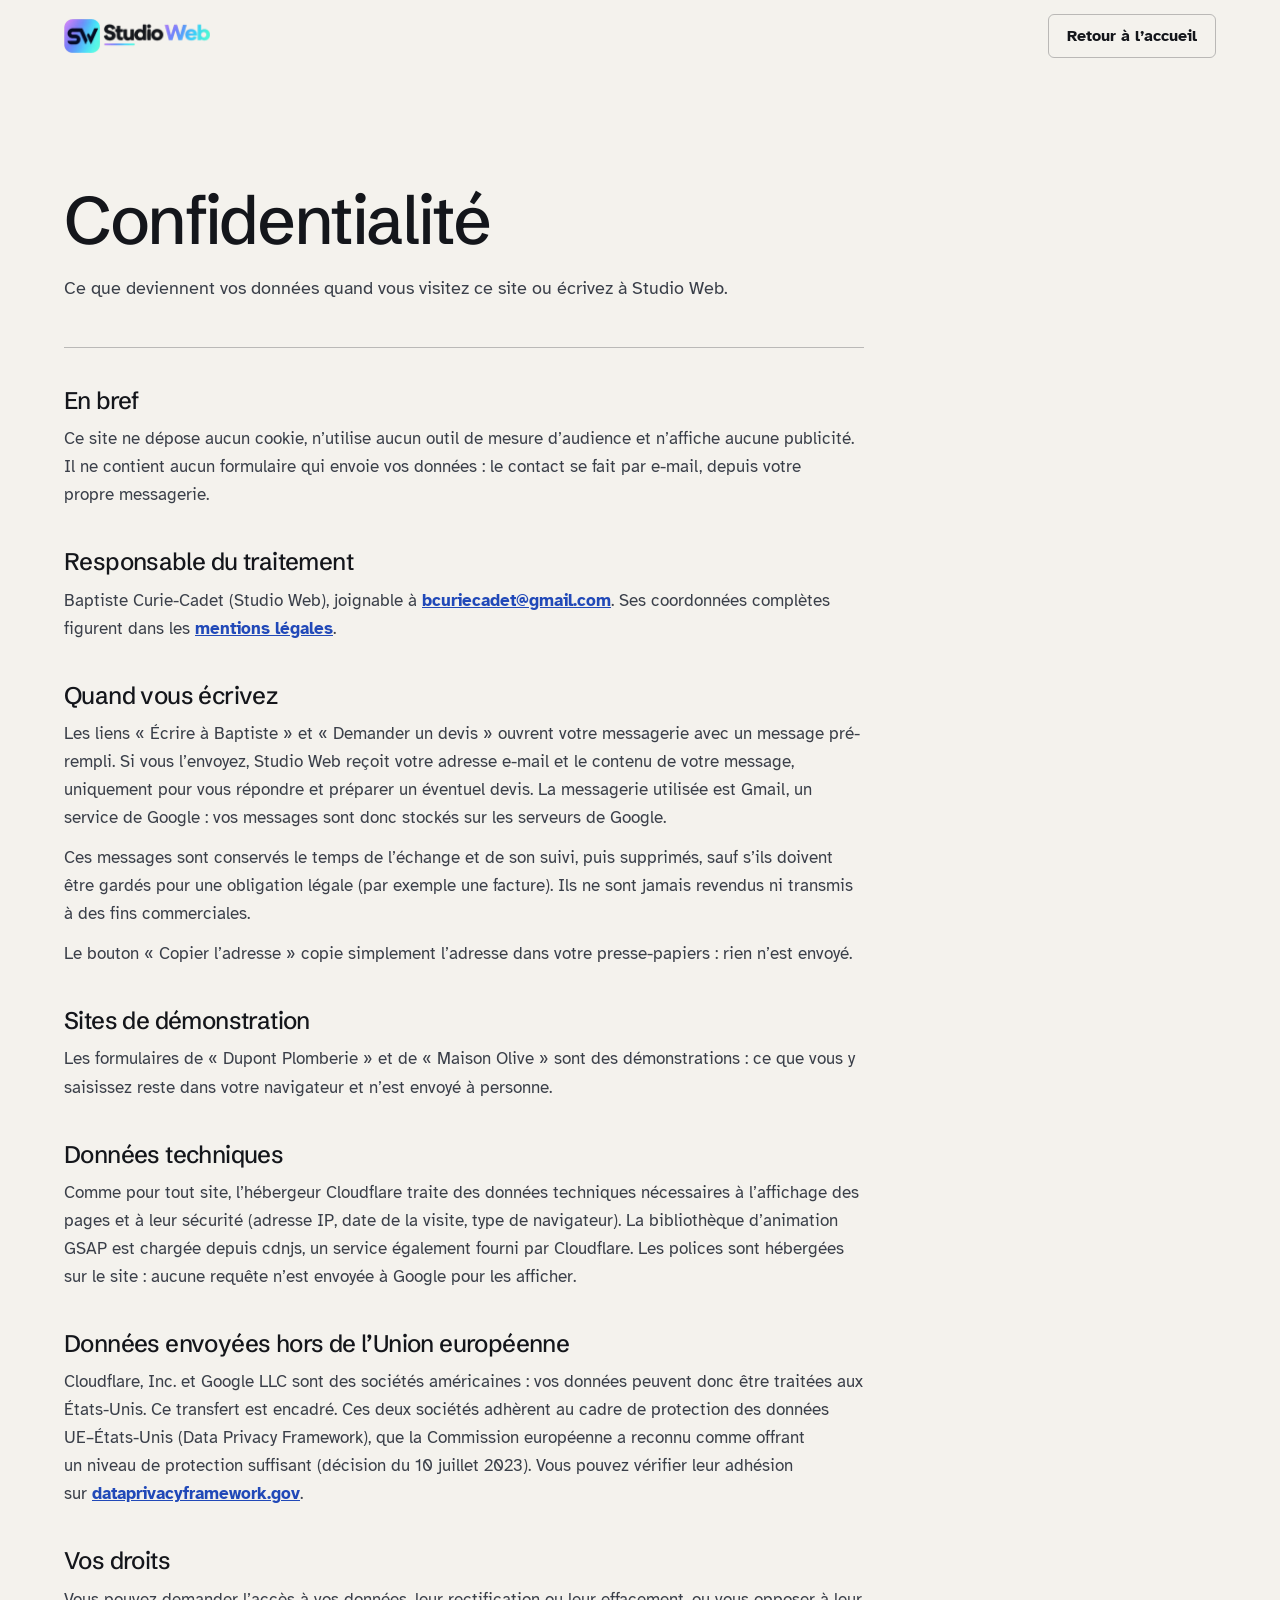
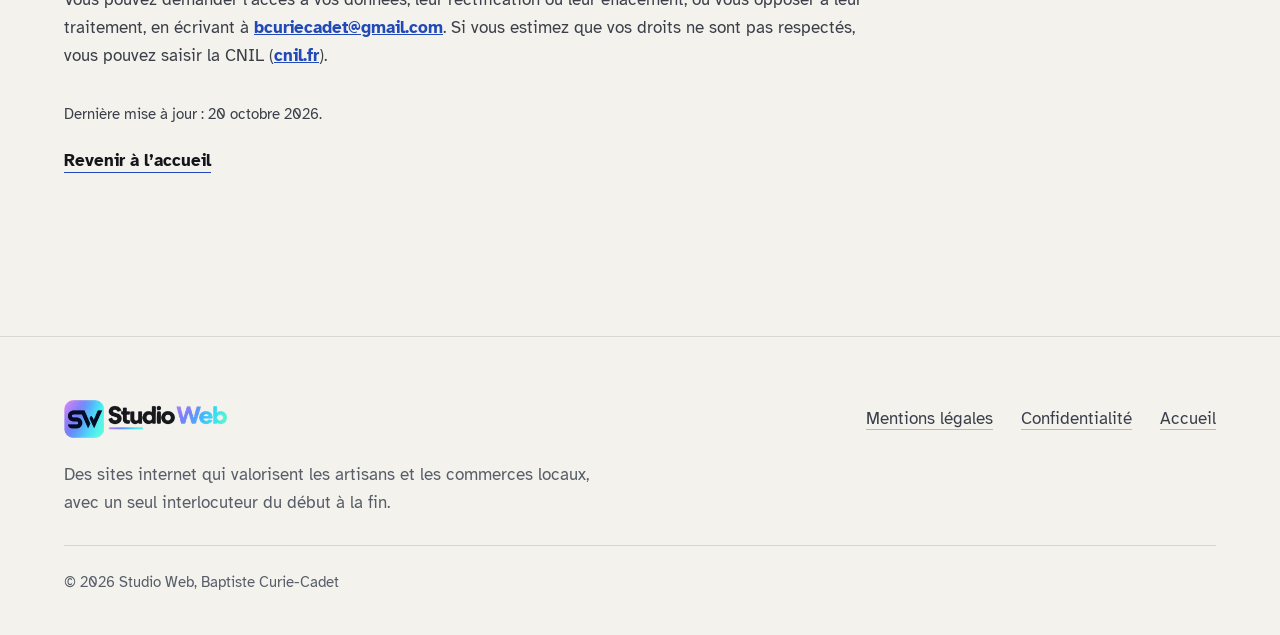
<file: confidentialite.html>
<!DOCTYPE html>
<html lang="fr">
<head>
  <meta charset="UTF-8">
  <meta name="viewport" content="width=device-width, initial-scale=1.0">
  <meta name="robots" content="noindex">
  <meta name="description" content="Politique de confidentialité du site Studio Web : données transmises par e-mail, cookies et services externes.">
  <meta name="theme-color" content="#f4f2ed">
  <meta name="color-scheme" content="light">
  <link rel="icon" type="image/png" href="images/Logo.png">
  <title>Confidentialité — Studio Web</title>
  <link rel="preload" href="fonts/schibsted-grotesk-latin.woff2" as="font" type="font/woff2" crossorigin>
  <link rel="preload" href="fonts/atkinson-400-latin.woff2" as="font" type="font/woff2" crossorigin>
  <link rel="stylesheet" href="style.css?v=32">
  <script src="script.js?v=10" defer></script>
</head>
<body>
  <header class="site-header">
    <div class="header-inner">
      <a class="brand" href="index.html" aria-label="Studio Web, accueil">
        <img class="brand-logo" src="images/logo-studio-web-clair-300.webp" srcset="images/logo-studio-web-clair-300.webp 300w, images/logo-studio-web-clair.webp 632w" sizes="150px" alt="Studio Web" width="632" height="148">
      </a>
      <a class="nav-cta button" href="index.html">Retour à l’accueil</a>
    </div>
  </header>

  <main class="wrap subpage-main" id="contenu">
    <section class="subpage-hero">
      <h1>Confidentialité</h1>
      <p>Ce que deviennent vos données quand vous visitez ce site ou écrivez à Studio Web.</p>
    </section>

    <section class="legal-content">
      <h2>En bref</h2>
      <p>Ce site ne dépose aucun cookie, n’utilise aucun outil de mesure d’audience et n’affiche aucune publicité. Il ne contient aucun formulaire qui envoie vos données : le contact se fait par e-mail, depuis votre propre messagerie.</p>

      <h2>Responsable du traitement</h2>
      <p>Baptiste Curie-Cadet (Studio Web), joignable à <a href="mailto:bcuriecadet@gmail.com">bcuriecadet@gmail.com</a>. Ses coordonnées complètes figurent dans les <a href="mentions-legales.html">mentions légales</a>.</p>

      <h2>Quand vous écrivez</h2>
      <p>Les liens « Écrire à Baptiste » et « Demander un devis » ouvrent votre messagerie avec un message pré-rempli. Si vous l’envoyez, Studio Web reçoit votre adresse e-mail et le contenu de votre message, uniquement pour vous répondre et préparer un éventuel devis. La messagerie utilisée est Gmail, un service de Google : vos messages sont donc stockés sur les serveurs de Google.</p>
      <p>Ces messages sont conservés le temps de l’échange et de son suivi, puis supprimés, sauf s’ils doivent être gardés pour une obligation légale (par exemple une facture). Ils ne sont jamais revendus ni transmis à des fins commerciales.</p>
      <p>Le bouton « Copier l’adresse » copie simplement l’adresse dans votre presse-papiers : rien n’est envoyé.</p>

      <h2>Sites de démonstration</h2>
      <p>Les formulaires de « Dupont Plomberie » et de « Maison Olive » sont des démonstrations : ce que vous y saisissez reste dans votre navigateur et n’est envoyé à personne.</p>

      <h2>Données techniques</h2>
      <p>Comme pour tout site, l’hébergeur Cloudflare traite des données techniques nécessaires à l’affichage des pages et à leur sécurité (adresse IP, date de la visite, type de navigateur). La bibliothèque d’animation GSAP est chargée depuis cdnjs, un service également fourni par Cloudflare. Les polices sont hébergées sur le site : aucune requête n’est envoyée à Google pour les afficher.</p>

      <h2>Données envoyées hors de l’Union européenne</h2>
      <p>Cloudflare, Inc. et Google LLC sont des sociétés américaines : vos données peuvent donc être traitées aux États-Unis. Ce transfert est encadré. Ces deux sociétés adhèrent au cadre de protection des données UE–États-Unis (Data Privacy Framework), que la Commission européenne a reconnu comme offrant un niveau de protection suffisant (décision du 10 juillet 2023). Vous pouvez vérifier leur adhésion sur <a href="https://www.dataprivacyframework.gov/list" target="_blank" rel="noopener noreferrer">dataprivacyframework.gov</a>.</p>

      <h2>Vos droits</h2>
      <p>Vous pouvez demander l’accès à vos données, leur rectification ou leur effacement, ou vous opposer à leur traitement, en écrivant à <a href="mailto:bcuriecadet@gmail.com">bcuriecadet@gmail.com</a>. Si vous estimez que vos droits ne sont pas respectés, vous pouvez saisir la CNIL (<a href="https://www.cnil.fr/" target="_blank" rel="noopener noreferrer">cnil.fr</a>).</p>

      <p class="legal-maj">Dernière mise à jour : 20 octobre 2026.</p>
      <p><a class="text-link" href="index.html">Revenir à l’accueil</a></p>
    </section>
  </main>

  <footer class="site-footer">
    <div class="wrap footer-inner">
      <div class="footer-brand">
        <a class="brand" href="index.html" aria-label="Studio Web, accueil">
          <img class="brand-logo" src="images/logo-studio-web-clair-300.webp" srcset="images/logo-studio-web-clair-300.webp 300w, images/logo-studio-web-clair.webp 632w" sizes="150px" alt="Studio Web" width="632" height="148" loading="lazy">
        </a>
        <p>Des sites internet qui valorisent les artisans et les commerces locaux, avec un seul interlocuteur du début à la fin.</p>
      </div>
      <nav class="footer-links" aria-label="Liens du pied de page">
        <a href="mentions-legales.html">Mentions légales</a>
        <a href="confidentialite.html">Confidentialité</a>
        <a href="index.html">Accueil</a>
      </nav>
      <p class="footer-copy">© <span id="year"></span> Studio Web, Baptiste Curie-Cadet</p>
    </div>
  </footer>
</body>
</html>
</file>
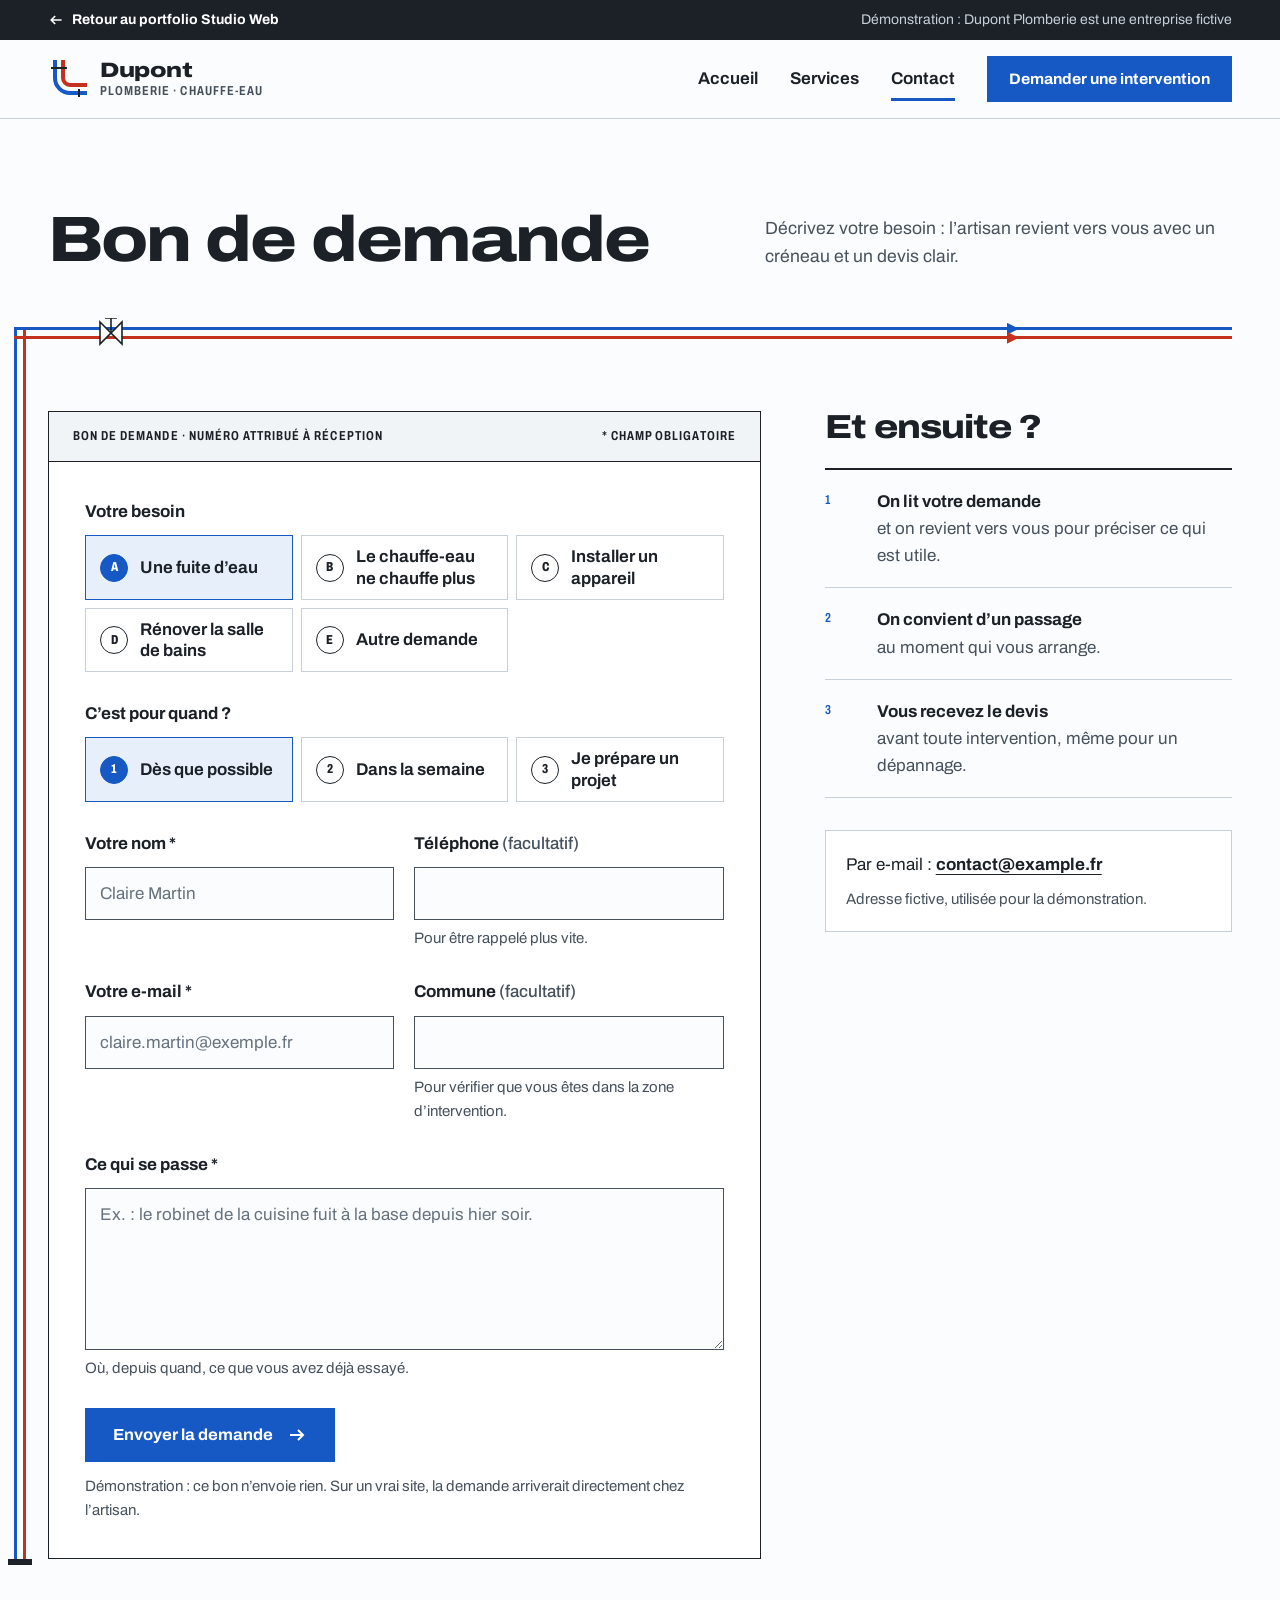
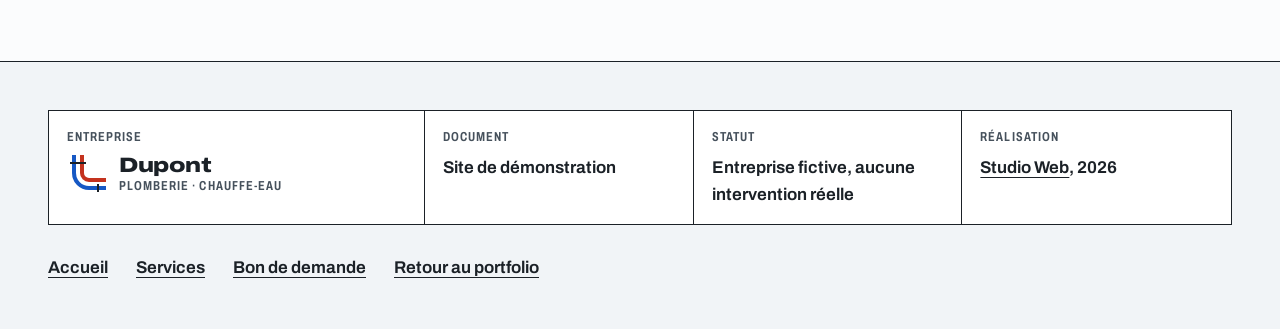
<file: contact.html>
<!DOCTYPE html>
<html lang="fr">
<head>
  <meta charset="utf-8">
  <meta name="viewport" content="width=device-width, initial-scale=1">
  <title>Bon de demande · Dupont Plomberie (démo)</title>
  <meta name="description" content="Décrivez votre besoin à Dupont Plomberie, entreprise fictive. Bon de demande de démonstration, rien n’est envoyé.">
  <meta name="robots" content="noindex, follow">
  <meta name="theme-color" content="#fbfcfd">
  <link rel="icon" type="image/png" href="images/Logo.png">
  <link rel="preload" href="fonts/archivo-latin.woff2" as="font" type="font/woff2" crossorigin>
  <link rel="stylesheet" href="plomberie.css?v=42">
  <script src="plomberie.js?v=12" defer></script>
</head>
<body>
  <a class="skip-link" href="#contenu">Aller au contenu</a>

  <div class="demo-bar">
    <div class="wrap">
      <a href="index.html#realisations"><svg class="retour" viewBox="0 0 20 20" fill="none" aria-hidden="true"><path d="M17 10H4M9 5L4 10l5 5" stroke="currentColor" stroke-width="2"/></svg>Retour au portfolio Studio Web</a>
      <span>Démonstration : Dupont Plomberie est une entreprise fictive</span>
    </div>
  </div>

  <header class="entete">
    <div class="wrap">
      <a class="marque" href="demo-plomberie.html">
          <svg viewBox="0 0 40 40" fill="none" aria-hidden="true">
            <path d="M7 1V19A15 15 0 0 0 22 34H39" stroke="#1658c4" stroke-width="4"/>
            <path d="M15 1V19A7 7 0 0 0 22 26H39" stroke="#c4321e" stroke-width="4"/>
            <path d="M3 9H19M31 30V38" stroke="#1b2127" stroke-width="2"/>
          </svg>
        <span class="marque-nom"><strong>Dupont</strong><span class="cote">Plomberie · Chauffe-eau</span></span>
      </a>

      <button class="menu-toggle" type="button" aria-controls="menu" aria-expanded="false">
        <span class="menu-bars" aria-hidden="true"></span>
        <span class="menu-label">Menu</span>
      </button>

      <nav class="nav" id="menu" aria-label="Navigation principale">
        <a href="demo-plomberie.html">Accueil</a>
        <a href="services.html">Services</a>
        <a href="contact.html" aria-current="page">Contact</a>
        <a class="bouton" href="contact.html">Demander une intervention</a>
      </nav>
    </div>
  </header>

  <main id="contenu">
    <section class="page-tete" aria-labelledby="titre">
      <div class="wrap">
        <h1 id="titre">Bon de demande</h1>
        <p>Décrivez votre besoin : l’artisan revient vers vous avec un créneau et un devis clair.</p>
      </div>
    </section>

    <div class="colonne colonne-courte">
    <div class="wrap reseau reseau-vanne" aria-hidden="true"><svg class="jonction" viewBox="0 0 30 30"><path d="M4 4L26 26V4L4 26Z" fill="#fbfcfd" stroke="#1b2127" stroke-width="1.6"/><path d="M15 15V0M9 0H21" stroke="#1b2127" stroke-width="1.6"/></svg><span class="sens sens-f"></span><span class="sens sens-c"></span></div>

    <section class="demande" aria-label="Formulaire de demande">
      <div class="wrap">
        <form class="bon" data-demo-form novalidate>
          <div class="bon-entete"><span class="cote">Bon de demande · numéro attribué à réception</span><span class="cote">* champ obligatoire</span></div>
          <div class="bon-corps">
            <fieldset>
              <legend>Votre besoin</legend>
              <div class="choix">
              <label><input type="radio" name="besoin" value="fuite" checked><span class="repere">A</span><span>Une fuite d’eau</span></label>
              <label><input type="radio" name="besoin" value="panne"><span class="repere">B</span><span>Le chauffe-eau ne chauffe plus</span></label>
              <label><input type="radio" name="besoin" value="installation"><span class="repere">C</span><span>Installer un appareil</span></label>
              <label><input type="radio" name="besoin" value="renovation"><span class="repere">D</span><span>Rénover la salle de bains</span></label>
              <label><input type="radio" name="besoin" value="autre"><span class="repere">E</span><span>Autre demande</span></label>
              </div>
            </fieldset>
            <fieldset>
              <legend>C’est pour quand ?</legend>
              <div class="choix">
              <label><input type="radio" name="delai" value="vite" checked><span class="repere">1</span><span>Dès que possible</span></label>
              <label><input type="radio" name="delai" value="semaine"><span class="repere">2</span><span>Dans la semaine</span></label>
              <label><input type="radio" name="delai" value="projet"><span class="repere">3</span><span>Je prépare un projet</span></label>
              </div>
            </fieldset>
            <div class="ligne">
              <div class="champ"><label for="nom">Votre nom *</label><input id="nom" name="nom" type="text" autocomplete="name" required placeholder="Claire Martin" aria-describedby="nom-erreur"><p class="erreur" id="nom-erreur" hidden></p></div>
              <div class="champ"><label for="telephone">Téléphone <span class="facultatif">(facultatif)</span></label><input id="telephone" name="telephone" type="tel" autocomplete="tel" aria-describedby="telephone-aide telephone-erreur"><p class="aide" id="telephone-aide">Pour être rappelé plus vite.</p><p class="erreur" id="telephone-erreur" hidden></p></div>
            </div>
            <div class="ligne">
              <div class="champ"><label for="email">Votre e-mail *</label><input id="email" name="email" type="email" autocomplete="email" required placeholder="claire.martin@exemple.fr" aria-describedby="email-erreur"><p class="erreur" id="email-erreur" hidden></p></div>
              <div class="champ"><label for="commune">Commune <span class="facultatif">(facultatif)</span></label><input id="commune" name="commune" type="text" autocomplete="address-level2" aria-describedby="commune-aide commune-erreur"><p class="aide" id="commune-aide">Pour vérifier que vous êtes dans la zone d’intervention.</p><p class="erreur" id="commune-erreur" hidden></p></div>
            </div>
            <div class="champ"><label for="message">Ce qui se passe *</label><textarea id="message" name="message" rows="5" required placeholder="Ex. : le robinet de la cuisine fuit à la base depuis hier soir." aria-describedby="message-aide message-erreur"></textarea><p class="aide" id="message-aide">Où, depuis quand, ce que vous avez déjà essayé.</p><p class="erreur" id="message-erreur" hidden></p></div>
            <div class="envoi">
              <button class="bouton" type="submit">Envoyer la demande <svg viewBox="0 0 20 20" fill="none" aria-hidden="true"><path d="M3 10h13M11 5l5 5-5 5" stroke="currentColor" stroke-width="2"/></svg></button>
              <p class="statut" role="status" tabindex="-1" hidden></p>
              <p class="note-demo">Démonstration : ce bon n’envoie rien. Sur un vrai site, la demande arriverait directement chez l’artisan.</p>
            </div>
          </div>
        </form>

        <aside class="suite" aria-labelledby="suite-titre">
          <h2 id="suite-titre">Et ensuite ?</h2>
          <ol>
            <li><span class="cote">1</span><span><strong>On lit votre demande</strong>et on revient vers vous pour préciser ce qui est utile.</span></li>
            <li><span class="cote">2</span><span><strong>On convient d’un passage</strong>au moment qui vous arrange.</span></li>
            <li><span class="cote">3</span><span><strong>Vous recevez le devis</strong>avant toute intervention, même pour un dépannage.</span></li>
          </ol>
          <div class="coordonnees">
            <p>Par e-mail : <a href="mailto:contact@example.fr">contact@example.fr</a></p>
            <p class="note-demo">Adresse fictive, utilisée pour la démonstration.</p>
          </div>
        </aside>
      </div>
    </section>
    </div>
  </main>

  <footer class="pied">
    <div class="wrap">
      <dl class="cartouche">
        <div>
          <dt class="cote">Entreprise</dt>
          <dd><a class="marque" href="demo-plomberie.html"><svg viewBox="0 0 40 40" fill="none" aria-hidden="true">
            <path d="M7 1V19A15 15 0 0 0 22 34H39" stroke="#1658c4" stroke-width="4"/>
            <path d="M15 1V19A7 7 0 0 0 22 26H39" stroke="#c4321e" stroke-width="4"/>
            <path d="M3 9H19M31 30V38" stroke="#1b2127" stroke-width="2"/>
          </svg><span class="marque-nom"><strong>Dupont</strong><span class="cote">Plomberie · Chauffe-eau</span></span></a></dd>
        </div>
        <div>
          <dt class="cote">Document</dt>
          <dd>Site de démonstration</dd>
        </div>
        <div>
          <dt class="cote">Statut</dt>
          <dd>Entreprise fictive, aucune intervention réelle</dd>
        </div>
        <div>
          <dt class="cote">Réalisation</dt>
          <dd><a href="index.html">Studio Web</a>, <span id="annee">2026</span></dd>
        </div>
      </dl>
      <nav class="pied-nav" aria-label="Pied de page">
        <a href="demo-plomberie.html">Accueil</a>
        <a href="services.html">Services</a>
        <a href="contact.html">Bon de demande</a>
        <a href="index.html#realisations">Retour au portfolio</a>
      </nav>
    </div>
  </footer>
</body>
</html>
</file>
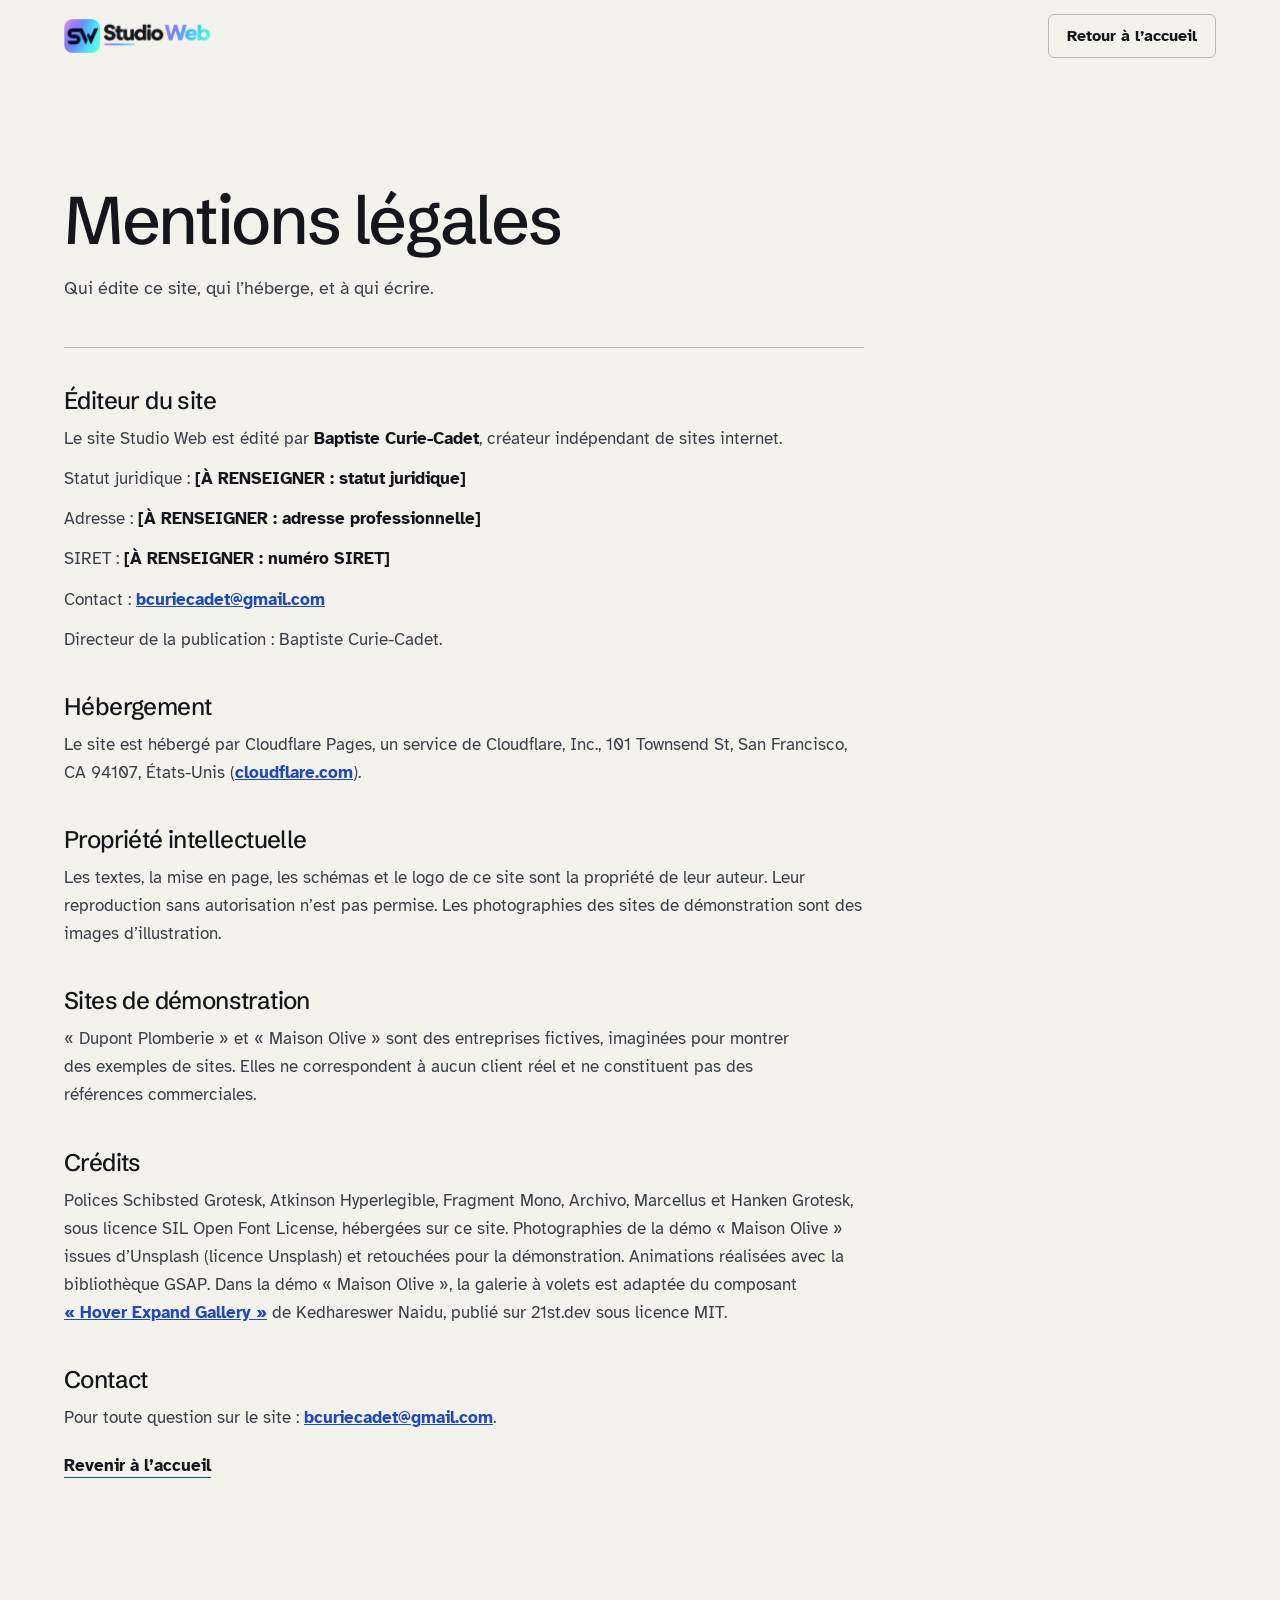
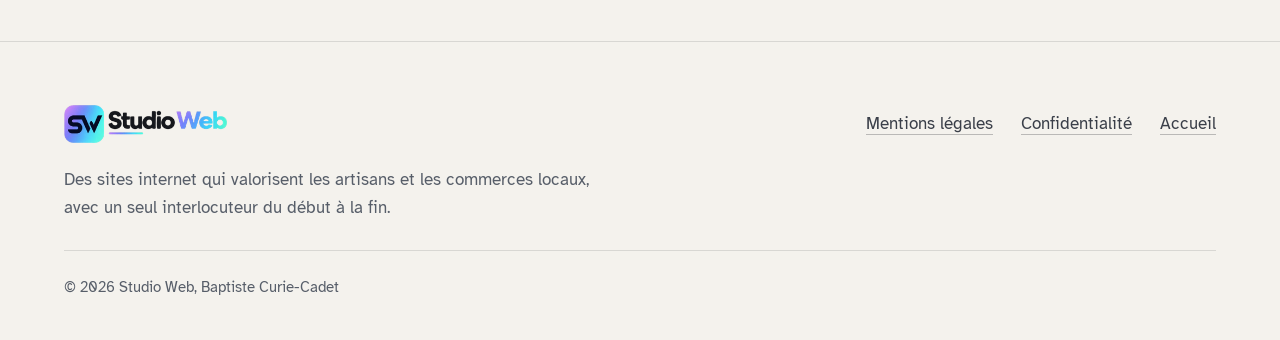
<file: mentions-legales.html>
<!DOCTYPE html>
<html lang="fr">
<head>
  <meta charset="UTF-8">
  <meta name="viewport" content="width=device-width, initial-scale=1.0">
  <meta name="robots" content="noindex">
  <meta name="description" content="Mentions légales du site Studio Web : éditeur, hébergement et propriété intellectuelle.">
  <meta name="theme-color" content="#f4f2ed">
  <meta name="color-scheme" content="light">
  <link rel="icon" type="image/png" href="images/Logo.png">
  <title>Mentions légales — Studio Web</title>
  <link rel="preload" href="fonts/schibsted-grotesk-latin.woff2" as="font" type="font/woff2" crossorigin>
  <link rel="preload" href="fonts/atkinson-400-latin.woff2" as="font" type="font/woff2" crossorigin>
  <link rel="stylesheet" href="style.css?v=32">
  <script src="script.js?v=10" defer></script>
</head>
<body>
  <header class="site-header">
    <div class="header-inner">
      <a class="brand" href="index.html" aria-label="Studio Web, accueil">
        <img class="brand-logo" src="images/logo-studio-web-clair-300.webp" srcset="images/logo-studio-web-clair-300.webp 300w, images/logo-studio-web-clair.webp 632w" sizes="150px" alt="Studio Web" width="632" height="148">
      </a>
      <a class="nav-cta button" href="index.html">Retour à l’accueil</a>
    </div>
  </header>

  <main class="wrap subpage-main" id="contenu">
    <section class="subpage-hero">
      <h1>Mentions légales</h1>
      <p>Qui édite ce site, qui l’héberge, et à qui écrire.</p>
    </section>

    <section class="legal-content">
      <h2>Éditeur du site</h2>
      <p>Le site Studio Web est édité par <strong>Baptiste Curie-Cadet</strong>, créateur indépendant de sites internet.</p>
      <p>Statut juridique : <strong>[À RENSEIGNER : statut juridique]</strong></p>
      <p>Adresse : <strong>[À RENSEIGNER : adresse professionnelle]</strong></p>
      <p>SIRET : <strong>[À RENSEIGNER : numéro SIRET]</strong></p>
      <p>Contact : <a href="mailto:bcuriecadet@gmail.com">bcuriecadet@gmail.com</a></p>
      <p>Directeur de la publication : Baptiste Curie-Cadet.</p>

      <h2>Hébergement</h2>
      <p>Le site est hébergé par Cloudflare Pages, un service de Cloudflare, Inc., 101 Townsend St, San Francisco, CA 94107, États-Unis (<a href="https://www.cloudflare.com/" target="_blank" rel="noopener noreferrer">cloudflare.com</a>).</p>

      <h2>Propriété intellectuelle</h2>
      <p>Les textes, la mise en page, les schémas et le logo de ce site sont la propriété de leur auteur. Leur reproduction sans autorisation n’est pas permise. Les photographies des sites de démonstration sont des images d’illustration.</p>

      <h2>Sites de démonstration</h2>
      <p>« Dupont Plomberie » et « Maison Olive » sont des entreprises fictives, imaginées pour montrer des exemples de sites. Elles ne correspondent à aucun client réel et ne constituent pas des références commerciales.</p>

      <h2>Crédits</h2>
      <p>Polices Schibsted Grotesk, Atkinson Hyperlegible, Fragment Mono, Archivo, Marcellus et Hanken Grotesk, sous licence SIL Open Font License, hébergées sur ce site. Photographies de la démo « Maison Olive » issues d’Unsplash (licence Unsplash) et retouchées pour la démonstration. Animations réalisées avec la bibliothèque GSAP. Dans la démo « Maison Olive », la galerie à volets est adaptée du composant <a href="https://21st.dev/@kedhareswer/components/hover-expand-gallery" target="_blank" rel="noopener noreferrer">« Hover Expand Gallery »</a> de Kedhareswer Naidu, publié sur 21st.dev sous licence MIT.</p>

      <h2>Contact</h2>
      <p>Pour toute question sur le site : <a href="mailto:bcuriecadet@gmail.com">bcuriecadet@gmail.com</a>.</p>
      <p><a class="text-link" href="index.html">Revenir à l’accueil</a></p>
    </section>
  </main>

  <footer class="site-footer">
    <div class="wrap footer-inner">
      <div class="footer-brand">
        <a class="brand" href="index.html" aria-label="Studio Web, accueil">
          <img class="brand-logo" src="images/logo-studio-web-clair-300.webp" srcset="images/logo-studio-web-clair-300.webp 300w, images/logo-studio-web-clair.webp 632w" sizes="150px" alt="Studio Web" width="632" height="148" loading="lazy">
        </a>
        <p>Des sites internet qui valorisent les artisans et les commerces locaux, avec un seul interlocuteur du début à la fin.</p>
      </div>
      <nav class="footer-links" aria-label="Liens du pied de page">
        <a href="mentions-legales.html">Mentions légales</a>
        <a href="confidentialite.html">Confidentialité</a>
        <a href="index.html">Accueil</a>
      </nav>
      <p class="footer-copy">© <span id="year"></span> Studio Web, Baptiste Curie-Cadet</p>
    </div>
  </footer>
</body>
</html>
</file>
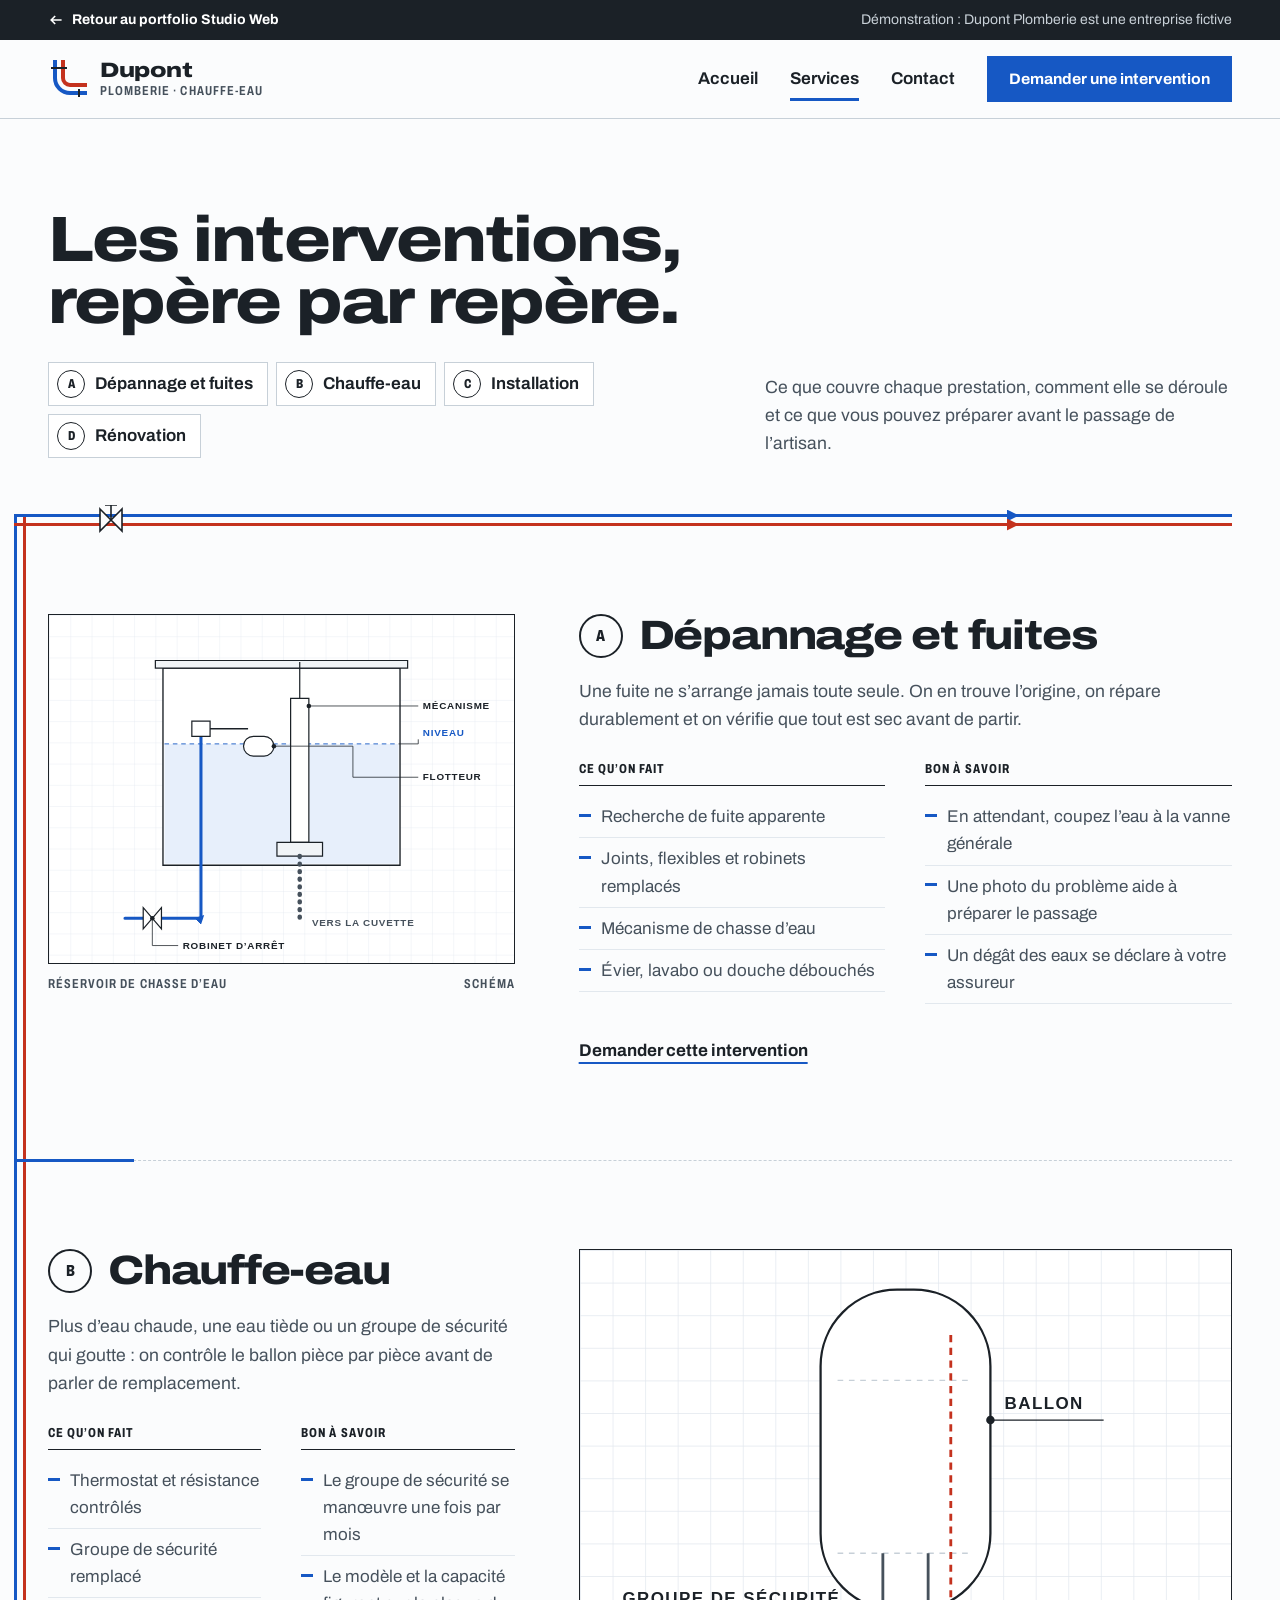
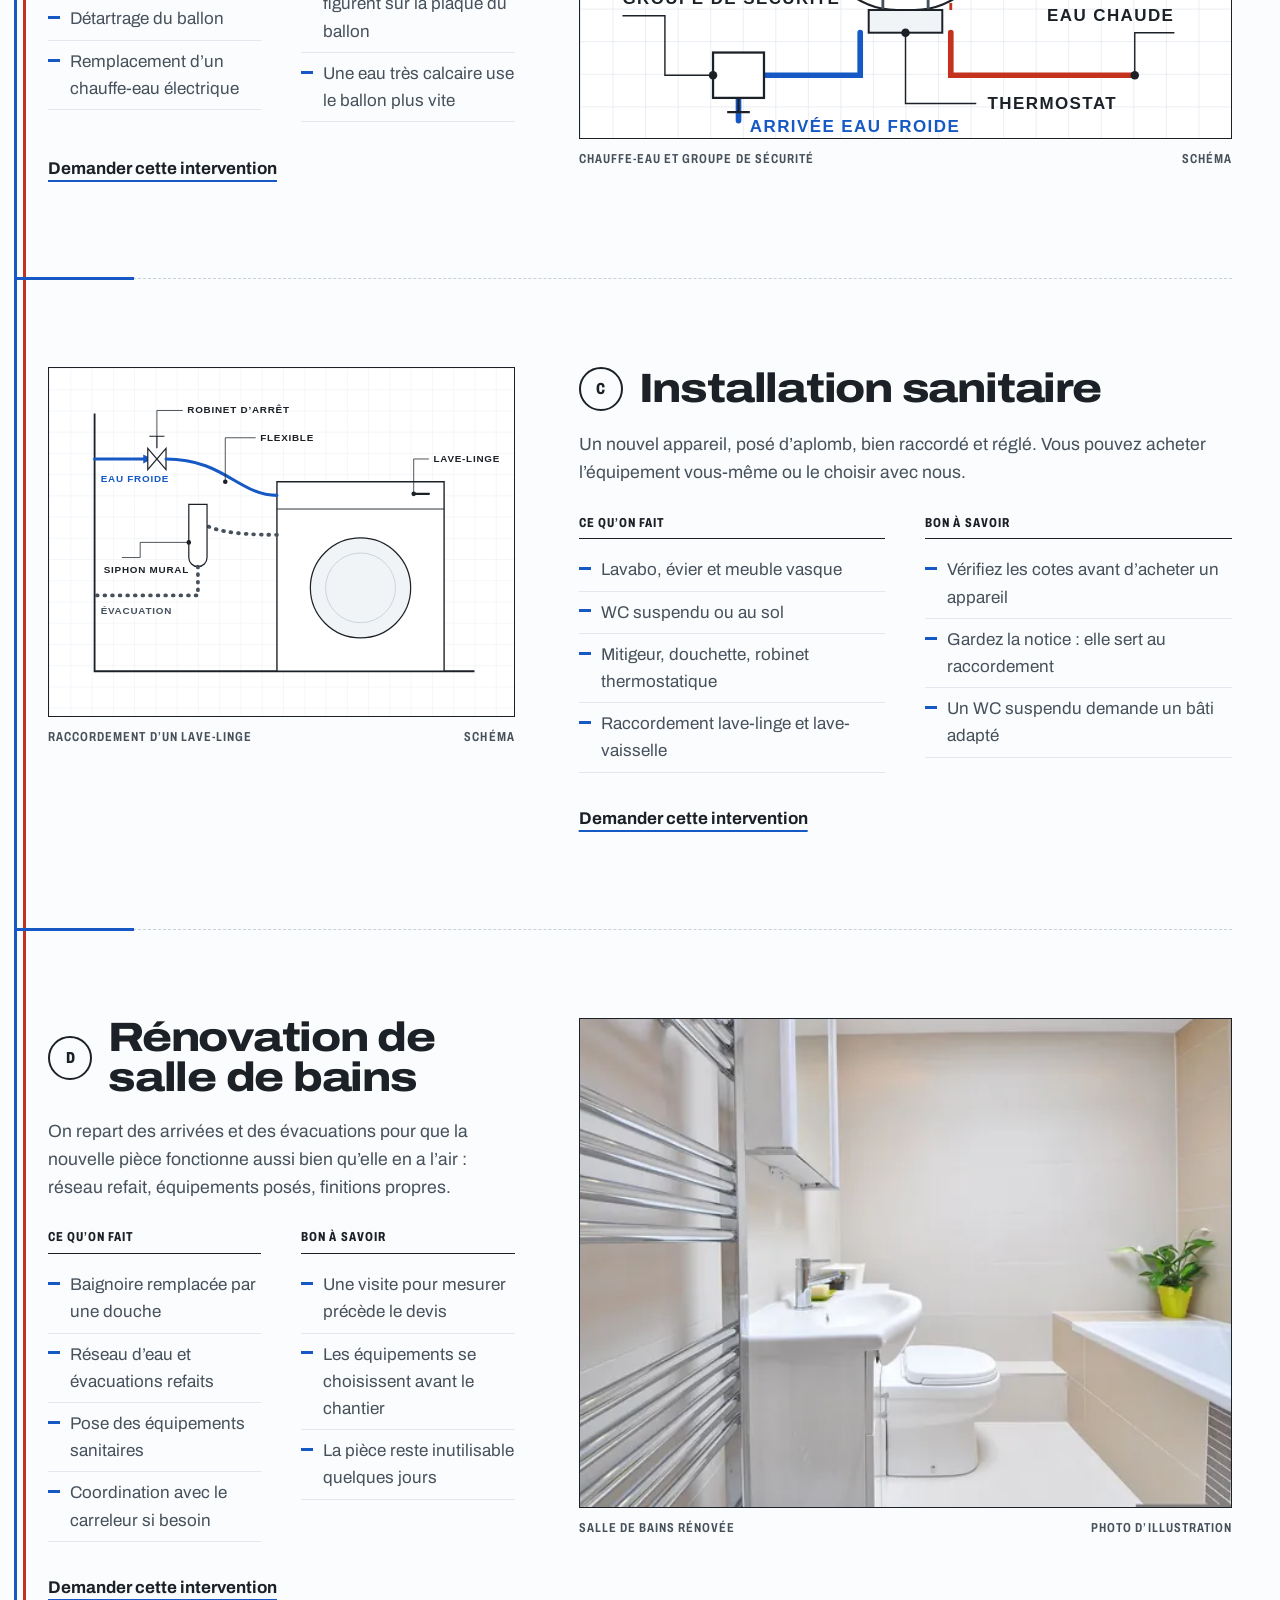
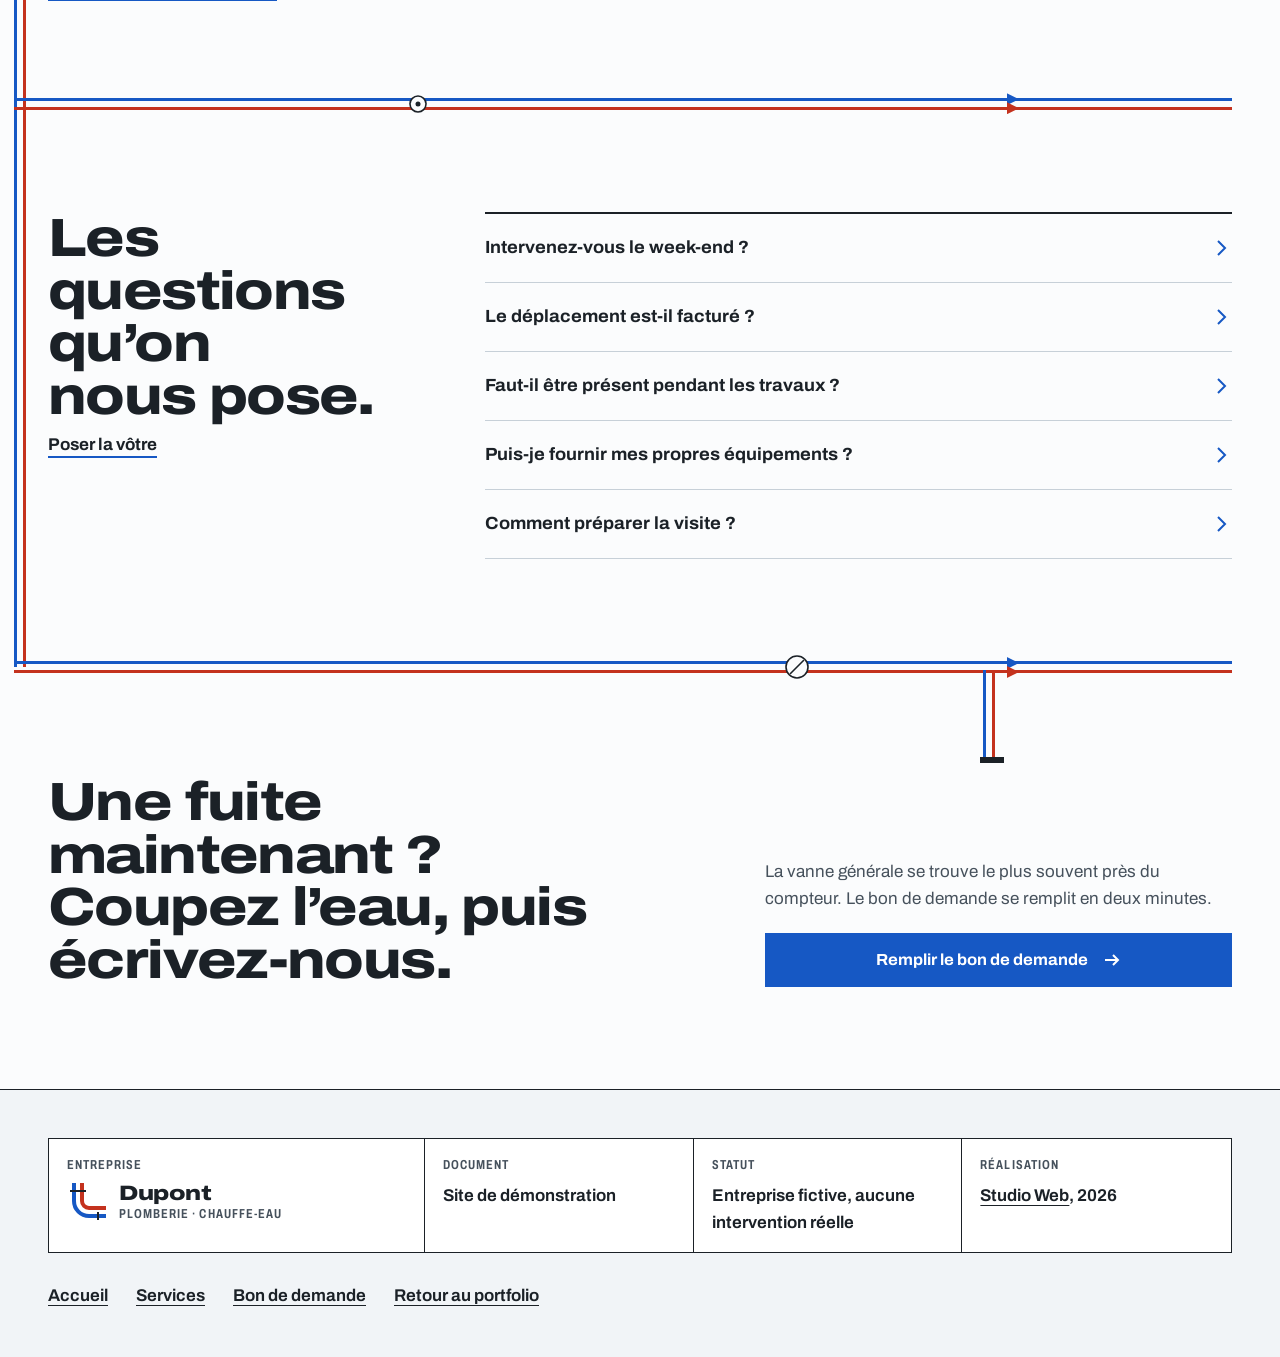
<file: services.html>
<!DOCTYPE html>
<html lang="fr">
<head>
  <meta charset="utf-8">
  <meta name="viewport" content="width=device-width, initial-scale=1">
  <title>Services · Dupont Plomberie (démo)</title>
  <meta name="description" content="Dépannage et fuites, chauffe-eau, installation sanitaire, rénovation de salle de bains : les fiches de prestation de Dupont Plomberie, entreprise fictive.">
  <meta name="robots" content="noindex, follow">
  <meta name="theme-color" content="#fbfcfd">
  <link rel="icon" type="image/png" href="images/Logo.png">
  <link rel="preload" href="fonts/archivo-latin.woff2" as="font" type="font/woff2" crossorigin>
  <link rel="stylesheet" href="plomberie.css?v=42">
  <script src="plomberie.js?v=12" defer></script>
</head>
<body>
  <a class="skip-link" href="#contenu">Aller au contenu</a>

  <div class="demo-bar">
    <div class="wrap">
      <a href="index.html#realisations"><svg class="retour" viewBox="0 0 20 20" fill="none" aria-hidden="true"><path d="M17 10H4M9 5L4 10l5 5" stroke="currentColor" stroke-width="2"/></svg>Retour au portfolio Studio Web</a>
      <span>Démonstration : Dupont Plomberie est une entreprise fictive</span>
    </div>
  </div>

  <header class="entete">
    <div class="wrap">
      <a class="marque" href="demo-plomberie.html">
          <svg viewBox="0 0 40 40" fill="none" aria-hidden="true">
            <path d="M7 1V19A15 15 0 0 0 22 34H39" stroke="#1658c4" stroke-width="4"/>
            <path d="M15 1V19A7 7 0 0 0 22 26H39" stroke="#c4321e" stroke-width="4"/>
            <path d="M3 9H19M31 30V38" stroke="#1b2127" stroke-width="2"/>
          </svg>
        <span class="marque-nom"><strong>Dupont</strong><span class="cote">Plomberie · Chauffe-eau</span></span>
      </a>

      <button class="menu-toggle" type="button" aria-controls="menu" aria-expanded="false">
        <span class="menu-bars" aria-hidden="true"></span>
        <span class="menu-label">Menu</span>
      </button>

      <nav class="nav" id="menu" aria-label="Navigation principale">
        <a href="demo-plomberie.html">Accueil</a>
        <a href="services.html" aria-current="page">Services</a>
        <a href="contact.html">Contact</a>
        <a class="bouton" href="contact.html">Demander une intervention</a>
      </nav>
    </div>
  </header>

  <main id="contenu">
    <section class="page-tete" aria-labelledby="titre">
      <div class="wrap">
        <div>
          <h1 id="titre">Les interventions, repère par repère.</h1>
          <nav class="sommaire" aria-label="Fiches de prestation">
            <a href="#depannage"><span class="repere">A</span>Dépannage et fuites</a>
            <a href="#chauffe-eau"><span class="repere">B</span>Chauffe-eau</a>
            <a href="#installation"><span class="repere">C</span>Installation</a>
            <a href="#renovation"><span class="repere">D</span>Rénovation</a>
          </nav>
        </div>
        <p>Ce que couvre chaque prestation, comment elle se déroule et ce que vous pouvez préparer avant le passage de l’artisan.</p>
      </div>
    </section>

    <div class="colonne">
    <div class="wrap reseau reseau-vanne" aria-hidden="true"><svg class="jonction" viewBox="0 0 30 30"><path d="M4 4L26 26V4L4 26Z" fill="#fbfcfd" stroke="#1b2127" stroke-width="1.6"/><path d="M15 15V0M9 0H21" stroke="#1b2127" stroke-width="1.6"/></svg><span class="sens sens-f"></span><span class="sens sens-c"></span></div>

    <div class="wrap fiches">
        <article class="fiche" id="depannage" aria-labelledby="depannage-titre">
          <figure class="releve">
            <img src="images/schema-chasse-eau.svg" width="612" height="459" loading="lazy" decoding="async"
              alt="Coupe d’un réservoir de WC : arrivée d’eau, robinet flotteur et mécanisme de chasse">
            <figcaption class="cote"><span>Réservoir de chasse d’eau</span><span>Schéma</span></figcaption>
          </figure>
          <div>
            <div class="fiche-titre"><span class="repere" aria-hidden="true">A</span><h2 id="depannage-titre">Dépannage et fuites</h2></div>
            <p class="fiche-chapeau">Une fuite ne s’arrange jamais toute seule. On en trouve l’origine, on répare durablement et on vérifie que tout est sec avant de partir.</p>
            <div class="fiche-colonnes">
              <div><h3>Ce qu’on fait</h3><ul><li>Recherche de fuite apparente</li><li>Joints, flexibles et robinets remplacés</li><li>Mécanisme de chasse d’eau</li><li>Évier, lavabo ou douche débouchés</li></ul></div>
              <div><h3>Bon à savoir</h3><ul><li>En attendant, coupez l’eau à la vanne générale</li><li>Une photo du problème aide à préparer le passage</li><li>Un dégât des eaux se déclare à votre assureur</li></ul></div>
            </div>
            <a class="lien" href="contact.html?besoin=fuite">Demander cette intervention <svg viewBox="0 0 20 20" fill="none" aria-hidden="true"><path d="M3 10h13M11 5l5 5-5 5" stroke="currentColor" stroke-width="2"/></svg></a>
          </div>
        </article>
        <article class="fiche" id="chauffe-eau" aria-labelledby="chauffe-eau-titre">
          <figure class="releve">
            <img src="images/schema-chauffe-eau.svg" width="460" height="345" loading="lazy" decoding="async"
              alt="Schéma d’un chauffe-eau : arrivée d’eau froide par le groupe de sécurité, départ d’eau chaude en haut du ballon">
            <figcaption class="cote"><span>Chauffe-eau et groupe de sécurité</span><span>Schéma</span></figcaption>
          </figure>
          <div>
            <div class="fiche-titre"><span class="repere" aria-hidden="true">B</span><h2 id="chauffe-eau-titre">Chauffe-eau</h2></div>
            <p class="fiche-chapeau">Plus d’eau chaude, une eau tiède ou un groupe de sécurité qui goutte : on contrôle le ballon pièce par pièce avant de parler de remplacement.</p>
            <div class="fiche-colonnes">
              <div><h3>Ce qu’on fait</h3><ul><li>Thermostat et résistance contrôlés</li><li>Groupe de sécurité remplacé</li><li>Détartrage du ballon</li><li>Remplacement d’un chauffe-eau électrique</li></ul></div>
              <div><h3>Bon à savoir</h3><ul><li>Le groupe de sécurité se manœuvre une fois par mois</li><li>Le modèle et la capacité figurent sur la plaque du ballon</li><li>Une eau très calcaire use le ballon plus vite</li></ul></div>
            </div>
            <a class="lien" href="contact.html?besoin=panne">Demander cette intervention <svg viewBox="0 0 20 20" fill="none" aria-hidden="true"><path d="M3 10h13M11 5l5 5-5 5" stroke="currentColor" stroke-width="2"/></svg></a>
          </div>
        </article>
        <article class="fiche" id="installation" aria-labelledby="installation-titre">
          <figure class="releve">
            <img src="images/schema-lave-linge.svg" width="612" height="459" loading="lazy" decoding="async"
              alt="Raccordement d’un lave-linge : robinet d’arrêt, flexible d’alimentation et évacuation dans un siphon mural">
            <figcaption class="cote"><span>Raccordement d’un lave-linge</span><span>Schéma</span></figcaption>
          </figure>
          <div>
            <div class="fiche-titre"><span class="repere" aria-hidden="true">C</span><h2 id="installation-titre">Installation sanitaire</h2></div>
            <p class="fiche-chapeau">Un nouvel appareil, posé d’aplomb, bien raccordé et réglé. Vous pouvez acheter l’équipement vous-même ou le choisir avec nous.</p>
            <div class="fiche-colonnes">
              <div><h3>Ce qu’on fait</h3><ul><li>Lavabo, évier et meuble vasque</li><li>WC suspendu ou au sol</li><li>Mitigeur, douchette, robinet thermostatique</li><li>Raccordement lave-linge et lave-vaisselle</li></ul></div>
              <div><h3>Bon à savoir</h3><ul><li>Vérifiez les cotes avant d’acheter un appareil</li><li>Gardez la notice : elle sert au raccordement</li><li>Un WC suspendu demande un bâti adapté</li></ul></div>
            </div>
            <a class="lien" href="contact.html?besoin=installation">Demander cette intervention <svg viewBox="0 0 20 20" fill="none" aria-hidden="true"><path d="M3 10h13M11 5l5 5-5 5" stroke="currentColor" stroke-width="2"/></svg></a>
          </div>
        </article>
        <article class="fiche" id="renovation" aria-labelledby="renovation-titre">
          <figure class="releve">
            <img src="images/renovation.webp" width="900" height="598" loading="lazy" decoding="async"
              srcset="images/renovation-600.webp 600w, images/renovation.webp 900w" sizes="(max-width: 860px) calc(100vw - 40px), 460px"
              alt="Salle de bains rénovée avec douche vitrée et carrelage clair">
            <figcaption class="cote"><span>Salle de bains rénovée</span><span>Photo d’illustration</span></figcaption>
          </figure>
          <div>
            <div class="fiche-titre"><span class="repere" aria-hidden="true">D</span><h2 id="renovation-titre">Rénovation de salle de bains</h2></div>
            <p class="fiche-chapeau">On repart des arrivées et des évacuations pour que la nouvelle pièce fonctionne aussi bien qu’elle en a l’air : réseau refait, équipements posés, finitions propres.</p>
            <div class="fiche-colonnes">
              <div><h3>Ce qu’on fait</h3><ul><li>Baignoire remplacée par une douche</li><li>Réseau d’eau et évacuations refaits</li><li>Pose des équipements sanitaires</li><li>Coordination avec le carreleur si besoin</li></ul></div>
              <div><h3>Bon à savoir</h3><ul><li>Une visite pour mesurer précède le devis</li><li>Les équipements se choisissent avant le chantier</li><li>La pièce reste inutilisable quelques jours</li></ul></div>
            </div>
            <a class="lien" href="contact.html?besoin=renovation">Demander cette intervention <svg viewBox="0 0 20 20" fill="none" aria-hidden="true"><path d="M3 10h13M11 5l5 5-5 5" stroke="currentColor" stroke-width="2"/></svg></a>
          </div>
        </article>
    </div>

    <div class="wrap reseau reseau-te" aria-hidden="true"><svg class="jonction" viewBox="0 0 30 30"><circle cx="15" cy="15" r="8" fill="#fbfcfd" stroke="#1b2127" stroke-width="1.6"/><circle cx="15" cy="15" r="2.5" fill="#1b2127"/></svg><span class="sens sens-f"></span><span class="sens sens-c"></span></div>

    <section class="section" aria-labelledby="faq-titre">
      <div class="wrap faq">
        <div>
          <h2 id="faq-titre">Les questions qu’on nous pose.</h2>
          <a class="lien" href="contact.html">Poser la vôtre <svg viewBox="0 0 20 20" fill="none" aria-hidden="true"><path d="M3 10h13M11 5l5 5-5 5" stroke="currentColor" stroke-width="2"/></svg></a>
        </div>
        <div class="faq-liste">
          <details><summary>Intervenez-vous le week-end ? <svg viewBox="0 0 22 22" fill="none" aria-hidden="true"><path d="M8 4l7 7-7 7" stroke="currentColor" stroke-width="2"/></svg></summary><p>Pour une vraie urgence, oui, selon les disponibilités. Décrivez la situation dans le bon de demande : on vous dit vite ce qui est possible.</p></details>
          <details><summary>Le déplacement est-il facturé ? <svg viewBox="0 0 22 22" fill="none" aria-hidden="true"><path d="M8 4l7 7-7 7" stroke="currentColor" stroke-width="2"/></svg></summary><p>Il figure sur le devis, avant toute intervention. Rien ne s’ajoute au moment de payer.</p></details>
          <details><summary>Faut-il être présent pendant les travaux ? <svg viewBox="0 0 22 22" fill="none" aria-hidden="true"><path d="M8 4l7 7-7 7" stroke="currentColor" stroke-width="2"/></svg></summary><p>Au début et à la fin : pour montrer le problème, puis pour la remise en eau et les explications. Entre les deux, vous êtes libre.</p></details>
          <details><summary>Puis-je fournir mes propres équipements ? <svg viewBox="0 0 22 22" fill="none" aria-hidden="true"><path d="M8 4l7 7-7 7" stroke="currentColor" stroke-width="2"/></svg></summary><p>Oui. On vérifie simplement avec vous qu’ils conviennent à votre installation avant de les poser.</p></details>
          <details><summary>Comment préparer la visite ? <svg viewBox="0 0 22 22" fill="none" aria-hidden="true"><path d="M8 4l7 7-7 7" stroke="currentColor" stroke-width="2"/></svg></summary><p>Dégagez l’accès sous l’évier ou autour du chauffe-eau et repérez la vanne générale. Le reste, on s’en occupe.</p></details>
        </div>
      </div>
    </section>

    <div class="wrap reseau reseau-clapet reseau-arrivee" aria-hidden="true"><svg class="jonction" viewBox="0 0 30 30"><circle cx="15" cy="15" r="11" fill="#fbfcfd" stroke="#1b2127" stroke-width="1.6"/><path d="M8 22L22 8" stroke="#1b2127" stroke-width="1.6"/></svg><span class="sens sens-f"></span><span class="sens sens-c"></span><span class="piquage"></span></div>
    </div>

    <section class="raccord" aria-labelledby="raccord-titre">
      <div class="wrap">
        <h2 id="raccord-titre">Une fuite maintenant ? Coupez l’eau, puis écrivez-nous.</h2>
        <div>
          <p>La vanne générale se trouve le plus souvent près du compteur. Le bon de demande se remplit en deux minutes.</p>
          <a class="bouton" href="contact.html">Remplir le bon de demande <svg viewBox="0 0 20 20" fill="none" aria-hidden="true"><path d="M3 10h13M11 5l5 5-5 5" stroke="currentColor" stroke-width="2"/></svg></a>
        </div>
      </div>
    </section>
  </main>

  <footer class="pied">
    <div class="wrap">
      <dl class="cartouche">
        <div>
          <dt class="cote">Entreprise</dt>
          <dd><a class="marque" href="demo-plomberie.html"><svg viewBox="0 0 40 40" fill="none" aria-hidden="true">
            <path d="M7 1V19A15 15 0 0 0 22 34H39" stroke="#1658c4" stroke-width="4"/>
            <path d="M15 1V19A7 7 0 0 0 22 26H39" stroke="#c4321e" stroke-width="4"/>
            <path d="M3 9H19M31 30V38" stroke="#1b2127" stroke-width="2"/>
          </svg><span class="marque-nom"><strong>Dupont</strong><span class="cote">Plomberie · Chauffe-eau</span></span></a></dd>
        </div>
        <div>
          <dt class="cote">Document</dt>
          <dd>Site de démonstration</dd>
        </div>
        <div>
          <dt class="cote">Statut</dt>
          <dd>Entreprise fictive, aucune intervention réelle</dd>
        </div>
        <div>
          <dt class="cote">Réalisation</dt>
          <dd><a href="index.html">Studio Web</a>, <span id="annee">2026</span></dd>
        </div>
      </dl>
      <nav class="pied-nav" aria-label="Pied de page">
        <a href="demo-plomberie.html">Accueil</a>
        <a href="services.html">Services</a>
        <a href="contact.html">Bon de demande</a>
        <a href="index.html#realisations">Retour au portfolio</a>
      </nav>
    </div>
  </footer>
</body>
</html>
</file>
<file: style.css>
/* =========================================================
   STUDIO WEB — FEUILLE DE STYLE
   Version claire : fond pierre, encre foncée,
   un seul bleu pour les liens, les repères et l'action.
   Aucune lueur : la profondeur vient des filets et des plans.
   ========================================================= */

/* Polices hébergées sur le site (licences SIL OFL dans fonts/) */
@font-face {
  font-family: "Schibsted Grotesk";
  font-style: normal;
  font-weight: 400 800;
  font-display: swap;
  src: url("fonts/schibsted-grotesk-latin.woff2") format("woff2");
}

@font-face {
  font-family: "Atkinson Hyperlegible";
  font-style: normal;
  font-weight: 400;
  font-display: swap;
  src: url("fonts/atkinson-400-latin.woff2") format("woff2");
}

@font-face {
  font-family: "Atkinson Hyperlegible";
  font-style: normal;
  font-weight: 700;
  font-display: swap;
  src: url("fonts/atkinson-700-latin.woff2") format("woff2");
}

@font-face {
  font-family: "Atkinson Hyperlegible";
  font-style: italic;
  font-weight: 400;
  font-display: swap;
  src: url("fonts/atkinson-400-italique-latin.woff2") format("woff2");
}

@font-face {
  font-family: "Fragment Mono";
  font-style: normal;
  font-weight: 400;
  font-display: swap;
  src: url("fonts/fragment-mono-latin.woff2") format("woff2");
}

:root {
  /* Couleurs */
  --noir: #f4f2ed;            /* fond */
  --ardoise: #ebe8e1;         /* surfaces */
  --ardoise-2: #e1ddd3;       /* surfaces au survol, curseurs */
  --texte: #14161b;           /* titres et texte fort (16:1) */
  --texte-doux: #3a3f49;      /* paragraphes (9:1) */
  --gris: #575e69;            /* légendes et texte secondaire (6:1) */
  --filet: rgba(20, 22, 27, 0.12);
  --filet-fort: rgba(20, 22, 27, 0.26);
  --bleu: #2149b8;            /* liens, filets actifs, état actif (7:1) */
  --bleu-plein: #2149b8;      /* fond du bouton principal (texte blanc 7,7:1) */
  --bleu-survol: #183a96;
  --bleu-voile: rgba(33, 73, 184, 0.07);

  /* Typographie */
  --police-titre: "Schibsted Grotesk", "Segoe UI", system-ui, sans-serif;
  --police-texte: "Atkinson Hyperlegible", Verdana, sans-serif;
  --police-cote: "Fragment Mono", ui-monospace, Consolas, monospace;

  /* Mise en page */
  --largeur: 1200px;
  --gouttiere: clamp(20px, 5vw, 64px);
  --section: clamp(88px, 11vw, 152px);
  --hauteur-entete: 72px;
  --rayon: 6px;

  /* Mouvement */
  --sortie: cubic-bezier(0.16, 1, 0.3, 1);
  --duree: 220ms;
}

/* ---------- Base ---------- */

*,
*::before,
*::after {
  box-sizing: border-box;
}

html {
  scroll-behavior: smooth;
  scroll-padding-top: calc(var(--hauteur-entete) + 16px);
  -webkit-text-size-adjust: 100%;
  scrollbar-color: #c9c4b8 var(--noir);
  background: var(--noir);
}

body {
  margin: 0;
  overflow-x: clip;
  background: var(--noir);
  color: var(--texte);
  font-family: var(--police-texte);
  font-size: 1.0625rem;
  line-height: 1.65;
  caret-color: var(--bleu);
  -webkit-font-smoothing: antialiased;
}

::selection {
  background: var(--bleu-plein);
  color: #ffffff;
}

::-webkit-scrollbar {
  width: 12px;
}

::-webkit-scrollbar-track {
  background: var(--noir);
}

::-webkit-scrollbar-thumb {
  border: 3px solid var(--noir);
  border-radius: 999px;
  background: #c9c4b8;
}

::-webkit-scrollbar-thumb:hover {
  background: #aea89a;
}

img {
  display: block;
  max-width: 100%;
  height: auto;
}

h1,
h2,
h3,
h4 {
  margin: 0;
  color: var(--texte);
  font-family: var(--police-titre);
  font-weight: 500;
  line-height: 1.05;
  letter-spacing: -0.025em;
  text-wrap: balance;
}

h2 {
  font-size: clamp(2rem, 3.8vw, 3.1rem);
}

h3 {
  font-size: clamp(1.25rem, 1.8vw, 1.45rem);
  font-weight: 600;
  letter-spacing: -0.015em;
  line-height: 1.2;
}

h4 {
  font-size: 1.2rem;
  font-weight: 600;
  letter-spacing: -0.01em;
  line-height: 1.25;
}

p {
  margin: 0;
  text-wrap: pretty;
}

a {
  color: inherit;
}

button,
input {
  font: inherit;
}

:focus-visible {
  outline: 2px solid var(--bleu);
  outline-offset: 3px;
  border-radius: 2px;
}

.wrap {
  width: 100%;
  max-width: calc(var(--largeur) + 2 * var(--gouttiere));
  margin-inline: auto;
  padding-inline: var(--gouttiere);
}

.skip-link {
  position: absolute;
  top: 8px;
  left: 8px;
  z-index: 100;
  padding: 12px 18px;
  border-radius: var(--rayon);
  background: var(--texte);
  color: var(--noir);
  font-weight: 700;
  transform: translateY(-160%);
}

.skip-link:focus {
  transform: none;
}

/* ---------- Boutons et liens ---------- */

.button {
  display: inline-flex;
  align-items: center;
  justify-content: center;
  min-height: 50px;
  padding: 0 24px;
  border: 1px solid transparent;
  border-radius: var(--rayon);
  font-family: var(--police-texte);
  font-size: 1rem;
  font-weight: 700;
  text-decoration: none;
  cursor: pointer;
  touch-action: manipulation;
  transition: background-color var(--duree) ease, border-color var(--duree) ease,
    color var(--duree) ease, transform 300ms var(--sortie);
}

.button:active {
  transform: translateY(1px);
}

/* Le seul bleu plein du site : l'action principale. */
.button-primary {
  background: var(--bleu-plein);
  color: #ffffff;
}

.button-primary:hover {
  background: var(--bleu-survol);
}

.button-outline,
.quote-cta {
  border: 1px solid var(--filet-fort);
  background: transparent;
  color: var(--texte);
}

.button-outline:hover,
.quote-cta:hover {
  border-color: var(--bleu);
  background: var(--bleu-voile);
}

.text-link {
  display: inline-flex;
  align-items: center;
  min-height: 44px;
  color: var(--texte);
  font-weight: 700;
  text-decoration: underline;
  text-decoration-color: var(--bleu);
  text-decoration-thickness: 1px;
  text-underline-offset: 6px;
  transition: text-underline-offset var(--duree) ease, color var(--duree) ease;
}

.text-link:hover {
  color: var(--bleu);
  text-underline-offset: 9px;
}

/* ---------- En-tête ---------- */

.site-header {
  position: sticky;
  top: 0;
  z-index: 50;
  border-bottom: 1px solid transparent;
  background: rgba(244, 242, 237, 0);
  transition: background-color 300ms ease, border-color 300ms ease;
}

.site-header.is-scrolled {
  border-bottom-color: var(--filet);
  background: rgba(244, 242, 237, 0.96);
}

.header-inner {
  display: flex;
  align-items: center;
  justify-content: space-between;
  gap: 24px;
  max-width: calc(var(--largeur) + 2 * var(--gouttiere));
  height: var(--hauteur-entete);
  margin-inline: auto;
  padding-inline: var(--gouttiere);
}

.brand {
  display: inline-flex;
  align-items: center;
  flex-shrink: 0;
  min-height: 44px;
}

.brand-logo {
  width: auto;
  height: 34px;
}

.site-footer .brand-logo {
  height: 38px;
}

.navigation {
  display: flex;
  align-items: center;
  gap: 2px;
}

.navigation a {
  position: relative;
  display: inline-flex;
  align-items: center;
  min-height: 44px;
  padding: 0 12px;
  color: var(--texte-doux);
  font-weight: 700;
  font-size: 0.97rem;
  text-decoration: none;
  transition: color var(--duree) ease;
}

/* Un trait de plan se trace sous le lien survolé. */
.navigation a:not(.nav-cta)::after {
  content: "";
  position: absolute;
  right: 12px;
  bottom: 9px;
  left: 12px;
  height: 1px;
  background: var(--bleu);
  transform: scaleX(0);
  transform-origin: left;
  transition: transform 380ms var(--sortie);
}

.navigation a:hover {
  color: var(--texte);
}

.navigation a:not(.nav-cta):hover::after {
  transform: scaleX(1);
}

.nav-cta {
  display: inline-flex;
  align-items: center;
  min-height: 44px;
  margin-left: 10px;
  padding: 0 18px;
  border: 1px solid var(--filet-fort);
  border-radius: var(--rayon);
  color: var(--texte);
  font-weight: 700;
  text-decoration: none;
  white-space: nowrap;
  transition: border-color var(--duree) ease, background-color var(--duree) ease;
}

.navigation .nav-cta {
  color: var(--texte);
}

.nav-cta:hover {
  border-color: var(--bleu);
  background: var(--bleu-voile);
}

.menu-toggle {
  display: none;
}

/* ---------- Introduction ---------- */

.hero {
  display: flex;
  align-items: center;
  min-height: min(calc(100svh - var(--hauteur-entete)), 820px);
  padding-block: clamp(48px, 7vw, 104px);
}

.hero-grid {
  width: 100%;
}

/* Le titre occupe toute la largeur ; la phrase et les boutons suivent sous un filet. */
.hero-text {
  display: grid;
  gap: clamp(36px, 5vw, 64px);
}

.hero-title {
  font-size: clamp(2.5rem, 6.4vw, 6rem);
  font-weight: 500;
  letter-spacing: -0.04em;
  line-height: 1;
}

.hero-title .line {
  display: block;
}

.hero-title .line-ink {
  display: inline-block;
}

.hero-foot {
  display: grid;
  grid-template-columns: minmax(0, 7fr) minmax(0, 5fr);
  align-items: end;
  gap: 28px clamp(40px, 6vw, 96px);
  padding-top: clamp(24px, 3vw, 36px);
  border-top: 1px solid var(--filet-fort);
}

.hero-lead {
  max-width: 40rem;
  color: var(--texte-doux);
  font-size: clamp(1.0625rem, 1.3vw, 1.18rem);
}

.hero-actions {
  display: flex;
  flex-wrap: wrap;
  align-items: center;
  justify-content: flex-end;
  gap: 12px 28px;
}

/* ---------- En-têtes de section ---------- */

.section-head {
  display: grid;
  grid-template-columns: minmax(0, 6fr) minmax(0, 5fr);
  align-items: end;
  gap: 20px 64px;
  margin-bottom: clamp(44px, 6vw, 72px);
}

.section-head p {
  max-width: 34rem;
  color: var(--texte-doux);
}

/* ---------- Services ---------- */

.services {
  padding-top: var(--section);
}

.service-list {
  margin: 0 0 28px;
  padding: 0;
  border-top: 1px solid var(--filet-fort);
  list-style: none;
}

.service {
  display: grid;
  grid-template-columns: minmax(0, 3fr) minmax(0, 4fr) minmax(0, 5fr);
  align-items: baseline;
  gap: 12px 40px;
  padding: 30px 0;
  border-bottom: 1px solid var(--filet);
}

.service-problem {
  color: var(--gris);
}

.service-answer {
  color: var(--texte-doux);
}

/* ---------- Réalisations ---------- */

.projects {
  padding-block: var(--section);
}

.case {
  display: grid;
  grid-template-columns: minmax(0, 7fr) minmax(0, 4fr);
  align-items: center;
  gap: 36px clamp(36px, 5vw, 72px);
}

.case + .case {
  margin-top: clamp(72px, 9vw, 128px);
}

.case-reverse {
  grid-template-columns: minmax(0, 4fr) minmax(0, 7fr);
}

.case-reverse .case-visual {
  order: 2;
}

.case-visual {
  min-width: 0;
}

.case-shot {
  margin: 0;
}

.case-shot img {
  width: 100%;
  aspect-ratio: 1440 / 900;
  border: 1px solid var(--filet-fort);
  border-radius: 8px;
  object-fit: cover;
}

.case-kind {
  margin: 8px 0 22px;
  color: var(--gris);
}

.case-facts {
  margin: 0 0 18px;
  border-top: 1px solid var(--filet);
}

.case-facts div {
  display: grid;
  grid-template-columns: 6.5rem minmax(0, 1fr);
  gap: 4px 16px;
  padding: 12px 0;
  border-bottom: 1px solid var(--filet);
}

.case-facts dt {
  color: var(--texte);
  font-family: var(--police-titre);
  font-weight: 600;
}

.case-facts dd {
  margin: 0;
  color: var(--texte-doux);
  font-size: 0.98rem;
}

.case-text h3 {
  font-size: clamp(1.8rem, 2.8vw, 2.4rem);
  font-weight: 500;
  letter-spacing: -0.03em;
}

.fiction-note {
  max-width: 44rem;
  margin-top: clamp(56px, 7vw, 88px);
  padding-top: 18px;
  border-top: 1px solid var(--filet);
  color: var(--gris);
  font-size: 0.95rem;
}

/* ---------- Tarifs ---------- */

.pricing {
  padding-block: var(--section);
  border-block: 1px solid var(--filet);
  background: var(--ardoise);
}

.quote-columns,
.quote-line {
  display: grid;
  grid-template-columns: minmax(0, 1fr) 11rem 12rem;
  gap: 8px 36px;
}

.quote-columns {
  padding-bottom: 14px;
  border-bottom: 1px solid var(--filet-fort);
  color: var(--gris);
  font-family: var(--police-cote);
  font-size: 0.9rem;
}

.quote-columns span:nth-child(2) {
  text-align: right;
}

.quote-group-head {
  display: grid;
  grid-template-columns: minmax(0, 1fr) minmax(0, 1.4fr);
  align-items: baseline;
  gap: 8px 36px;
  padding: 52px 0 16px;
  border-bottom: 1px solid var(--filet-fort);
}

.quote-group-head h3 {
  font-size: clamp(1.5rem, 2.2vw, 1.9rem);
  font-weight: 500;
  letter-spacing: -0.025em;
}

.quote-group-head p {
  color: var(--texte-doux);
}

.quote-line {
  align-items: start;
  padding: 24px 0;
  border-bottom: 1px solid var(--filet);
  transition: background-color 300ms ease;
}

.quote-line.is-featured {
  margin-inline: -20px;
  padding-inline: 20px;
  background: var(--ardoise-2);
}

.quote-desc h4 {
  display: flex;
  flex-wrap: wrap;
  align-items: center;
  gap: 6px 12px;
}

.quote-tag {
  color: var(--bleu);
  font-family: var(--police-texte);
  font-size: 0.875rem;
  font-weight: 700;
  letter-spacing: 0;
  line-height: 1.6;
}

.quote-sub {
  margin-top: 6px;
  color: var(--texte-doux);
}

.quote-details summary {
  display: none;
}

.quote-includes {
  display: grid;
  grid-template-columns: repeat(2, minmax(0, 1fr));
  gap: 4px 28px;
  margin: 14px 0 0;
  padding: 0;
  color: var(--gris);
  font-size: 0.95rem;
  list-style: none;
}

.quote-includes li {
  position: relative;
  padding-left: 16px;
}

.quote-includes li::before {
  content: "";
  position: absolute;
  top: 0.75em;
  left: 0;
  width: 7px;
  height: 1px;
  background: var(--bleu);
}

.quote-price {
  text-align: right;
}

.quote-amount {
  display: block;
  color: var(--texte);
  font-family: var(--police-titre);
  font-size: 1.75rem;
  font-weight: 500;
  font-variant-numeric: tabular-nums;
  letter-spacing: -0.03em;
  line-height: 1.1;
  white-space: nowrap;
}

.quote-unit {
  display: block;
  margin-top: 2px;
  color: var(--gris);
  font-size: 0.95rem;
}

.quote-cta {
  justify-self: end;
  display: inline-flex;
  align-items: center;
  justify-content: center;
  min-height: 46px;
  padding: 0 18px;
  border-radius: var(--rayon);
  font-weight: 700;
  text-decoration: none;
  white-space: nowrap;
  transition: background-color var(--duree) ease, border-color var(--duree) ease;
}

.quote-terms {
  margin-top: 44px;
  padding-top: 22px;
  border-top: 1px solid var(--filet-fort);
}

.quote-terms h3 {
  margin-bottom: 10px;
  font-size: 1.2rem;
}

.quote-terms p {
  max-width: 72ch;
  color: var(--gris);
  font-size: 0.95rem;
}

/* ---------- Méthode : une ligne de cote, quatre repères ---------- */

.process {
  padding-block: var(--section);
}

.steps {
  --progress: 1;
  position: relative;
  display: grid;
  grid-template-columns: repeat(4, minmax(0, 1fr));
  gap: 44px 32px;
  margin: 0;
  padding: 44px 0 0;
  list-style: none;
  counter-reset: etape;
}

.steps::before,
.steps::after {
  content: "";
  position: absolute;
  top: 0;
  right: 0;
  left: 0;
  height: 1px;
}

.steps::before {
  background: var(--filet-fort);
}

/* La cote se trace au défilement (--progress posé par animations.js). */
.steps::after {
  background: var(--bleu);
  transform: scaleX(var(--progress));
  transform-origin: left;
}

.steps li {
  position: relative;
  counter-increment: etape;
}

.steps li::before {
  content: "";
  position: absolute;
  top: -51px;
  left: 0;
  width: 1px;
  height: 15px;
  background: var(--bleu);
}

.steps li > h3::before {
  content: counter(etape, decimal-leading-zero);
  display: block;
  margin-bottom: 14px;
  color: var(--bleu);
  font-family: var(--police-cote);
  font-size: 0.95rem;
  font-weight: 400;
  letter-spacing: 0;
}

.steps h3 {
  margin-bottom: 10px;
}

.steps p {
  color: var(--texte-doux);
}

/* ---------- À propos ---------- */

.about {
  padding-block: var(--section);
  border-top: 1px solid var(--filet);
}

/* Le portrait à gauche, la présentation à droite : la photo répond au « Bonjour ». */
.about-layout {
  display: grid;
  grid-template-columns: minmax(0, 5fr) minmax(0, 7fr);
  grid-template-areas:
    "portrait intro"
    "portrait copy";
  grid-template-rows: auto 1fr;
  align-items: start;
  gap: 0 clamp(48px, 7vw, 112px);
}

.about-portrait {
  position: relative;
  isolation: isolate;
  grid-area: portrait;
  width: 100%;
  max-width: 440px;
  margin: 0;
}

.about-portrait img {
  width: 100%;
  aspect-ratio: 4 / 5;
  border: 1px solid var(--filet-fort);
  border-radius: 8px;
  object-fit: cover;
}

/* Un trait bleu d'un pixel, décalé : le seul accent autour du portrait. */
.about-portrait::before {
  content: "";
  position: absolute;
  top: 24px;
  right: -24px;
  bottom: 72px;
  left: 24px;
  z-index: -1;
  border: 1px solid var(--bleu);
  border-radius: 8px;
}

.about-portrait figcaption {
  display: grid;
  gap: 2px;
  margin-top: 16px;
  color: var(--gris);
  font-size: 0.95rem;
}

.about-portrait figcaption strong {
  color: var(--texte);
  font-family: var(--police-titre);
  font-size: 1.05rem;
  font-weight: 600;
}

.about-intro {
  grid-area: intro;
  padding-top: clamp(8px, 2vw, 32px);
  padding-bottom: 32px;
  border-bottom: 1px solid var(--filet);
  margin-bottom: 32px;
}

.about-copy {
  grid-area: copy;
}

.about-intro h2 {
  margin-bottom: 22px;
}

.about-copy p {
  max-width: 62ch;
  margin-bottom: 16px;
  color: var(--texte-doux);
}

.about-intro .about-lead {
  color: var(--texte);
  font-family: var(--police-titre);
  font-size: clamp(1.3rem, 1.9vw, 1.6rem);
  font-weight: 400;
  letter-spacing: -0.015em;
  line-height: 1.35;
}

.skills {
  margin: 32px 0 20px;
  padding-top: 24px;
  border-top: 1px solid var(--filet);
}

.skills h3 {
  margin-bottom: 14px;
  font-size: 1.1rem;
}

.skill-list {
  display: flex;
  flex-wrap: wrap;
  gap: 10px;
  margin: 0 0 14px;
  padding: 0;
  list-style: none;
}

.skill-list li {
  padding: 6px 14px;
  border: 1px solid var(--filet-fort);
  border-radius: var(--rayon);
  color: var(--texte);
  font-family: var(--police-cote);
  font-size: 0.95rem;
}

.about-copy .skills-note {
  color: var(--gris);
  font-size: 0.95rem;
}

/* ---------- FAQ ---------- */

.faq {
  display: grid;
  grid-template-columns: minmax(0, 4fr) minmax(0, 8fr);
  align-items: start;
  gap: 40px clamp(48px, 7vw, 104px);
  padding-block: var(--section);
  border-top: 1px solid var(--filet);
}

.faq-head {
  position: sticky;
  top: calc(var(--hauteur-entete) + 40px);
}

.faq-head p {
  margin: 18px 0 8px;
  color: var(--texte-doux);
}

.faq-list {
  border-top: 1px solid var(--filet-fort);
}

.faq-list details {
  border-bottom: 1px solid var(--filet);
}

.faq-list summary {
  display: flex;
  align-items: center;
  justify-content: space-between;
  gap: 28px;
  min-height: 66px;
  padding: 18px 0;
  color: var(--texte);
  font-size: 1.08rem;
  font-weight: 700;
  line-height: 1.35;
  cursor: pointer;
  list-style: none;
  transition: color var(--duree) ease;
}

.faq-list summary::-webkit-details-marker {
  display: none;
}

.faq-list summary:hover {
  color: var(--bleu);
}

.faq-icon {
  position: relative;
  flex-shrink: 0;
  width: 16px;
  height: 16px;
}

.faq-icon::before,
.faq-icon::after {
  content: "";
  position: absolute;
  top: 50%;
  left: 0;
  width: 16px;
  height: 1.5px;
  margin-top: -0.75px;
  background: var(--bleu);
  transition: transform 380ms var(--sortie);
}

.faq-icon::after {
  transform: rotate(90deg);
}

details[open] .faq-icon::after {
  transform: rotate(0deg);
}

.faq-list details p {
  max-width: 66ch;
  padding-bottom: 24px;
  color: var(--texte-doux);
}

/* ---------- Contact ---------- */

.contact {
  padding-block: calc(var(--section) * 1.05);
  border-top: 1px solid var(--filet);
  background: var(--ardoise);
}

.contact h2 {
  max-width: 18ch;
  font-size: clamp(2.3rem, 5vw, 4rem);
  letter-spacing: -0.035em;
}

.contact-lead {
  max-width: 40rem;
  margin-top: 22px;
  color: var(--texte-doux);
  font-size: clamp(1.0625rem, 1.3vw, 1.18rem);
}

.contact-email {
  display: inline-block;
  margin-top: clamp(36px, 5vw, 56px);
  padding-block: 4px 10px;
  border-bottom: 1px solid var(--bleu);
  color: var(--texte);
  font-family: var(--police-titre);
  font-size: clamp(1.9rem, 5.4vw, 4.2rem);
  font-weight: 400;
  letter-spacing: -0.035em;
  line-height: 1.1;
  overflow-wrap: anywhere;
  text-decoration: none;
  transition: color var(--duree) ease;
}

.contact-email:hover {
  color: var(--bleu);
}

.contact-actions {
  display: flex;
  flex-wrap: wrap;
  gap: 12px;
  margin-top: 36px;
}

.copy-status {
  min-height: 1.65em;
  margin-top: 16px;
  color: var(--texte);
  font-weight: 700;
}

.contact-note {
  max-width: 40rem;
  margin-top: 8px;
  color: var(--gris);
}

/* ---------- Pied de page ---------- */

.site-footer {
  padding-block: 60px 40px;
  border-top: 1px solid var(--filet);
  background: var(--noir);
  color: var(--gris);
}

.footer-inner {
  display: grid;
  grid-template-columns: minmax(0, 1fr) auto;
  gap: 28px 48px;
}

.footer-brand p {
  max-width: 34rem;
  margin-top: 14px;
}

.footer-links {
  display: flex;
  flex-wrap: wrap;
  align-items: flex-start;
  gap: 4px 28px;
}

.footer-links a {
  display: inline-flex;
  align-items: center;
  min-height: 44px;
  color: var(--texte-doux);
  text-decoration: underline;
  text-decoration-color: var(--filet-fort);
  text-underline-offset: 5px;
  transition: text-decoration-color var(--duree) ease, color var(--duree) ease;
}

.footer-links a:hover {
  color: var(--texte);
  text-decoration-color: var(--bleu);
}

.footer-copy {
  grid-column: 1 / -1;
  padding-top: 24px;
  border-top: 1px solid var(--filet);
  font-size: 0.95rem;
}

/* ---------- Pages légales et page introuvable ---------- */

.subpage-main {
  padding-top: clamp(56px, 9vw, 112px);
  padding-bottom: var(--section);
}

.subpage-hero {
  max-width: 48rem;
  margin-bottom: 44px;
}

.subpage-hero h1 {
  font-size: clamp(2.4rem, 5.4vw, 4.2rem);
  letter-spacing: -0.035em;
}

.subpage-hero p {
  margin-top: 18px;
  color: var(--texte-doux);
  font-size: 1.12rem;
}

.legal-content {
  max-width: 50rem;
  padding-top: 8px;
  border-top: 1px solid var(--filet-fort);
}

.legal-content h2 {
  margin: 40px 0 12px;
  font-size: 1.5rem;
}

.legal-content h2:first-of-type {
  margin-top: 32px;
}

.legal-content p {
  margin-bottom: 12px;
  color: var(--texte-doux);
}

.legal-content strong {
  color: var(--texte);
}

.legal-content a:not(.text-link) {
  color: var(--bleu);
  font-weight: 700;
  overflow-wrap: anywhere;
}

.legal-maj {
  margin-top: 32px;
  color: var(--gris);
  font-size: 0.95rem;
}

.notfound-actions {
  display: flex;
  flex-wrap: wrap;
  gap: 12px 28px;
  align-items: center;
  margin-top: 32px;
}

/* ---------- Tablette ---------- */

@media (max-width: 1024px) {
  .quote-columns,
  .quote-line {
    grid-template-columns: minmax(0, 1fr) 9rem auto;
    gap: 8px 24px;
  }

  .service {
    grid-template-columns: minmax(0, 1fr) minmax(0, 1.4fr);
  }

  .service h3 {
    grid-column: 1 / -1;
  }

  .steps {
    grid-template-columns: repeat(2, minmax(0, 1fr));
  }

  .steps::before,
  .steps::after,
  .steps li::before {
    display: none;
  }

  .steps {
    padding-top: 0;
  }

  .faq {
    grid-template-columns: minmax(0, 1fr);
  }

  .faq-head {
    position: static;
  }

  .case,
  .case-reverse {
    grid-template-columns: minmax(0, 1fr);
  }

  .case-reverse .case-visual {
    order: 0;
  }
}

/* ---------- Menu repliable : même seuil que dans script.js ---------- */

@media (max-width: 960px) {
  .menu-toggle {
    display: inline-flex;
    flex-direction: column;
    align-items: center;
    justify-content: center;
    gap: 7px;
    width: 48px;
    height: 48px;
    margin-right: -10px;
    padding: 0;
    border: 0;
    border-radius: var(--rayon);
    background: transparent;
    cursor: pointer;
  }

  .menu-toggle span {
    display: block;
    width: 22px;
    height: 1.5px;
    background: var(--texte);
    transition: transform 380ms var(--sortie);
  }

  .menu-toggle[aria-expanded="true"] span:first-child {
    transform: translateY(4.25px) rotate(45deg);
  }

  .menu-toggle[aria-expanded="true"] span:last-child {
    transform: translateY(-4.25px) rotate(-45deg);
  }

  .site-header:has(.navigation.is-open) {
    background: var(--noir);
  }

  .navigation {
    position: absolute;
    top: 100%;
    right: 0;
    left: 0;
    display: none;
    flex-direction: column;
    align-items: stretch;
    gap: 0;
    padding: 8px var(--gouttiere) 28px;
    border-bottom: 1px solid var(--filet-fort);
    background: var(--noir);
  }

  .navigation.is-open {
    display: flex;
  }

  .navigation a {
    min-height: 56px;
    padding: 0 2px;
    border-bottom: 1px solid var(--filet);
    color: var(--texte);
    font-family: var(--police-titre);
    font-size: 1.35rem;
    font-weight: 500;
    letter-spacing: -0.02em;
  }

  .navigation a:not(.nav-cta)::after {
    display: none;
  }

  .navigation .nav-cta {
    justify-content: center;
    margin: 20px 0 0;
    border: 0;
    background: var(--bleu-plein);
    color: #ffffff;
    font-family: var(--police-texte);
    font-size: 1.05rem;
    font-weight: 700;
    letter-spacing: 0;
  }

  .navigation .nav-cta:hover {
    background: var(--bleu-survol);
    color: #ffffff;
  }
}

/* ---------- Mobile ---------- */

@media (max-width: 760px) {
  :root {
    --hauteur-entete: 64px;
  }

  .brand-logo {
    height: 30px;
  }

  .hero-title {
    font-size: clamp(2.15rem, 9.6vw, 3rem);
  }

  .hero-foot,
  .section-head,
  .service,
  .about-layout,
  .quote-group-head,
  .footer-inner {
    grid-template-columns: minmax(0, 1fr);
  }

  .hero-actions {
    justify-content: flex-start;
  }

  .hero-actions .button {
    flex: 1 1 100%;
  }

  .about-layout {
    grid-template-areas:
      "intro"
      "portrait"
      "copy";
    grid-template-rows: auto;
  }

  .about-intro {
    padding-top: 0;
    border-bottom: 0;
    margin-bottom: 32px;
    padding-bottom: 0;
  }

  .about-portrait {
    max-width: 360px;
    margin-bottom: 40px;
  }

  .about-portrait::before {
    right: -12px;
    left: 12px;
  }

  .quote-columns {
    display: none;
  }

  .quote-group:first-of-type .quote-group-head {
    padding-top: 8px;
  }

  /* Une seule disposition pour toutes les lignes : description, prix, puis bouton. */
  .quote-line {
    display: flex;
    flex-direction: column;
    align-items: flex-start;
    gap: 14px;
  }

  .quote-desc {
    flex: 1 1 100%;
  }

  .quote-price {
    text-align: left;
  }

  .quote-details summary {
    display: inline-flex;
    align-items: center;
    gap: 10px;
    min-height: 44px;
    margin-top: 4px;
    color: var(--bleu);
    font-weight: 700;
    cursor: pointer;
    list-style: none;
  }

  .quote-details summary::-webkit-details-marker {
    display: none;
  }

  .quote-details summary::after {
    content: "";
    width: 12px;
    height: 12px;
    background:
      linear-gradient(var(--bleu), var(--bleu)) center / 12px 1.5px no-repeat,
      linear-gradient(var(--bleu), var(--bleu)) center / 1.5px 12px no-repeat;
  }

  .quote-details[open] summary::after {
    background: linear-gradient(var(--bleu), var(--bleu)) center / 12px 1.5px no-repeat;
  }

  .quote-includes {
    grid-template-columns: minmax(0, 1fr);
    gap: 2px;
    margin: 0 0 4px;
  }

  .steps {
    grid-template-columns: minmax(0, 1fr);
    gap: 36px;
  }

  .case-facts div {
    grid-template-columns: minmax(0, 1fr);
  }

  .hero {
    min-height: auto;
  }

  .contact-actions .button {
    flex: 1 1 100%;
  }
}

/* ---------- Mouvements réduits : tout est visible, rien ne bouge ---------- */

@media (prefers-reduced-motion: reduce) {
  html {
    scroll-behavior: auto;
  }

  *,
  *::before,
  *::after {
    transition-duration: 0.01ms !important;
    animation-duration: 0.01ms !important;
  }
}
</file>
<file: plomberie.css>
/* =========================================================
   DUPONT PLOMBERIE — démo fictive de Studio Web
   Le site est un plan sanitaire : encre graphite sur blanc de calque,
   deux fluides seulement (eau froide bleue, eau chaude rouge),
   une seule famille, Archivo, du très étroit au très large.
   ========================================================= */

/* Archivo (licence SIL OFL, voir fonts/OFL-Archivo.txt), hébergée sur le site et préchargée */
@font-face {
  font-family: "Archivo";
  font-style: normal;
  font-weight: 400 900;
  font-stretch: 62% 125%;
  font-display: swap;
  src: url("fonts/archivo-latin.woff2") format("woff2");
}

:root {
  --calque: #fbfcfd;
  --calque-2: #f1f4f7;
  --trame: #e2e8ee;
  --graphite: #1b2127;
  --graphite-doux: #46515c;
  --filet: #c7d0d8;
  --froid: #1658c4;
  --froid-fonce: #0f4296;
  --froid-voile: #e7effb;
  --chaud: #c4321e;
  --blanc: #ffffff;

  --police: "Archivo", Arial, sans-serif;
  --large: 118;
  --etroit: 72;

  --largeur: 1220px;
  --gouttiere: clamp(20px, 4vw, 48px);
  --section: clamp(64px, 8vw, 112px);
  --sortie: cubic-bezier(0.16, 1, 0.3, 1);
}

*,
*::before,
*::after {
  box-sizing: border-box;
}

html {
  scroll-behavior: smooth;
  scroll-padding-top: 96px;
  -webkit-text-size-adjust: 100%;
  scrollbar-color: var(--filet) var(--calque);
}

body {
  margin: 0;
  background: var(--calque);
  color: var(--graphite);
  font-family: var(--police);
  font-size: 1.0625rem;
  font-variation-settings: "wdth" 100;
  line-height: 1.6;
  -webkit-font-smoothing: antialiased;
}

img,
svg {
  display: block;
  max-width: 100%;
}

img {
  height: auto;
}

a {
  color: inherit;
  text-underline-offset: 4px;
}

h1,
h2,
h3,
p {
  margin: 0;
}

h1,
h2 {
  font-variation-settings: "wdth" var(--large);
  font-weight: 800;
  letter-spacing: -0.03em;
  line-height: 0.98;
  text-wrap: balance;
}

h2 {
  font-size: clamp(2rem, 4.2vw, 3.4rem);
}

h3 {
  font-size: 1.3rem;
  font-variation-settings: "wdth" 108;
  font-weight: 750;
  letter-spacing: -0.01em;
  line-height: 1.15;
}

ul,
ol {
  margin: 0;
  padding: 0;
  list-style: none;
}

::selection {
  background: var(--froid);
  color: var(--blanc);
}

:focus-visible {
  outline: 2px solid var(--froid);
  outline-offset: 3px;
}

.wrap {
  width: min(100% - 2 * var(--gouttiere), var(--largeur));
  margin-inline: auto;
}

.sr-only {
  position: absolute;
  width: 1px;
  height: 1px;
  overflow: hidden;
  clip: rect(0 0 0 0);
  white-space: nowrap;
}

.skip-link {
  position: absolute;
  top: 8px;
  left: 8px;
  z-index: 100;
  padding: 10px 16px;
  background: var(--graphite);
  color: var(--blanc);
  font-weight: 700;
  transform: translateY(-160%);
}

.skip-link:focus {
  transform: none;
}

/* Petites capitales étroites : cotes, repères, légendes */
.cote {
  font-size: 0.8125rem;
  font-variation-settings: "wdth" var(--etroit);
  font-weight: 650;
  letter-spacing: 0.08em;
  text-transform: uppercase;
}

.chaud {
  color: var(--chaud);
}

.froid {
  color: var(--froid);
}

/* ---------- Boutons ---------- */

.bouton {
  display: inline-flex;
  align-items: center;
  justify-content: center;
  gap: 14px;
  min-height: 54px;
  padding: 0 26px;
  border: 2px solid var(--froid);
  border-radius: 0;
  background: var(--froid);
  color: var(--blanc);
  font: inherit;
  font-size: 1rem;
  font-variation-settings: "wdth" 104;
  font-weight: 700;
  text-decoration: none;
  cursor: pointer;
  transition: background-color 200ms var(--sortie), border-color 200ms var(--sortie);
}

.bouton:hover {
  border-color: var(--froid-fonce);
  background: var(--froid-fonce);
}

.bouton:active {
  transform: translateY(1px);
}

.bouton svg {
  width: 20px;
  height: 20px;
  transition: transform 260ms var(--sortie);
}

.bouton:hover svg {
  transform: translateX(4px);
}

.lien {
  display: inline-flex;
  white-space: nowrap;
  align-items: center;
  gap: 10px;
  min-height: 44px;
  font-weight: 700;
  text-decoration: underline;
  text-decoration-color: var(--froid);
  text-decoration-thickness: 2px;
  text-underline-offset: 6px;
  transition: text-underline-offset 200ms var(--sortie), color 200ms var(--sortie);
}

.lien:hover {
  color: var(--froid);
  text-underline-offset: 9px;
}

/* ---------- Bandeau de démonstration ---------- */

.demo-bar {
  background: var(--graphite);
  color: #c9d1d8;
  font-size: 0.875rem;
}

.demo-bar .wrap {
  display: flex;
  flex-wrap: wrap;
  align-items: center;
  justify-content: space-between;
  gap: 4px 20px;
  min-height: 40px;
  padding-block: 6px;
}

.demo-bar a {
  display: inline-flex;
  align-items: center;
  gap: 8px;
  color: var(--blanc);
  font-weight: 700;
  text-decoration: none;
}

.demo-bar .retour {
  width: 16px;
  height: 16px;
}

.demo-bar a:hover {
  text-decoration: underline;
}

/* ---------- En-tête ---------- */

.entete {
  position: sticky;
  top: 0;
  z-index: 50;
  border-bottom: 1px solid var(--filet);
  background: rgba(251, 252, 253, 0.96);
}

.entete .wrap {
  display: flex;
  flex-wrap: wrap;
  align-items: center;
  justify-content: space-between;
  gap: 0 24px;
  min-height: 78px;
}

.marque {
  display: inline-flex;
  align-items: center;
  gap: 12px;
  min-height: 48px;
  text-decoration: none;
}

.marque svg {
  width: 40px;
  height: 40px;
}

.marque-nom {
  display: grid;
  line-height: 1;
}

.marque-nom strong {
  font-size: 1.3rem;
  font-variation-settings: "wdth" 125;
  font-weight: 850;
  letter-spacing: -0.02em;
}

.marque-nom span {
  margin-top: 4px;
  color: var(--graphite-doux);
}

.nav {
  display: flex;
  align-items: center;
  gap: 8px 32px;
}

.nav a:not(.bouton) {
  position: relative;
  padding-block: 12px;
  font-weight: 650;
  text-decoration: none;
}

/* Le lien actif est raccordé : un tronçon de tuyau sous le mot */
.nav a:not(.bouton)::after {
  content: "";
  position: absolute;
  right: 0;
  bottom: 4px;
  left: 0;
  height: 3px;
  background: var(--froid);
  transform: scaleX(0);
  transform-origin: left;
  transition: transform 320ms var(--sortie);
}

.nav a:not(.bouton):hover::after,
.nav a[aria-current="page"]::after {
  transform: scaleX(1);
}

.nav .bouton {
  min-height: 46px;
  padding-inline: 20px;
  font-size: 0.95rem;
}

.menu-toggle {
  display: none;
  align-items: center;
  gap: 10px;
  min-height: 46px;
  padding: 0 14px;
  border: 1px solid var(--graphite);
  background: var(--blanc);
  color: var(--graphite);
  font: inherit;
  font-weight: 700;
  cursor: pointer;
}

.menu-bars,
.menu-bars::before,
.menu-bars::after {
  display: block;
  width: 18px;
  height: 2px;
  background: currentColor;
  transition: transform 220ms var(--sortie), background-color 220ms;
}

.menu-bars {
  position: relative;
}

.menu-bars::before,
.menu-bars::after {
  content: "";
  position: absolute;
  left: 0;
}

.menu-bars::before {
  top: -6px;
}

.menu-bars::after {
  top: 6px;
}

.menu-toggle[aria-expanded="true"] .menu-bars {
  background: transparent;
}

.menu-toggle[aria-expanded="true"] .menu-bars::before {
  transform: translateY(6px) rotate(45deg);
}

.menu-toggle[aria-expanded="true"] .menu-bars::after {
  transform: translateY(-6px) rotate(-45deg);
}

/* ---------- Ouverture de l'accueil ---------- */

.ouverture {
  padding-block: clamp(40px, 6vw, 80px) clamp(56px, 7vw, 96px);
}

.ouverture .wrap {
  display: grid;
  grid-template-columns: minmax(0, 5fr) minmax(0, 7fr);
  align-items: center;
  gap: 48px clamp(32px, 5vw, 72px);
}

.ouverture h1 {
  font-size: clamp(2.4rem, 4.4vw, 4rem);
}

.ouverture h1 em {
  font-style: normal;
  color: var(--froid);
}

.ouverture-chapeau {
  max-width: 34rem;
  margin-top: 24px;
  color: var(--graphite-doux);
  font-size: 1.15rem;
}

.besoin {
  margin-top: 36px;
}

.besoin fieldset,
.bon fieldset {
  min-width: 0;
  margin: 0;
  padding: 0;
  border: 0;
}

.besoin legend {
  margin-bottom: 12px;
  padding: 0;
  font-weight: 700;
}

.choix {
  display: grid;
  grid-template-columns: repeat(2, minmax(0, 1fr));
  gap: 8px;
}

.choix label {
  position: relative;
  display: flex;
  align-items: center;
  gap: 12px;
  min-height: 56px;
  padding: 10px 14px;
  border: 1px solid var(--filet);
  background: var(--blanc);
  cursor: pointer;
  transition: border-color 200ms var(--sortie), background-color 200ms var(--sortie);
}

.choix input {
  position: absolute;
  opacity: 0;
  pointer-events: none;
}

.repere {
  display: grid;
  place-items: center;
  flex: none;
  width: 28px;
  height: 28px;
  border: 1.5px solid var(--graphite);
  border-radius: 50%;
  font-size: 0.8125rem;
  font-variation-settings: "wdth" var(--etroit);
  font-weight: 800;
  line-height: 1;
}

.choix span:last-child {
  font-weight: 650;
  line-height: 1.25;
}

.choix label:hover {
  border-color: var(--graphite);
}

.choix input:checked + .repere {
  border-color: var(--froid);
  background: var(--froid);
  color: var(--blanc);
}

.choix label:has(input:checked) {
  border-color: var(--froid);
  background: var(--froid-voile);
}

.choix input:focus-visible + .repere {
  outline: 2px solid var(--froid);
  outline-offset: 3px;
}

.besoin .bouton {
  width: 100%;
  margin-top: 16px;
}

.besoin-note {
  margin-top: 12px;
  color: var(--graphite-doux);
  font-size: 0.9375rem;
}

/* Planche du schéma : papier millimétré */
.planche {
  position: relative;
  margin: 0;
  border: 1px solid var(--graphite);
  background-color: var(--blanc);
  background-image:
    linear-gradient(var(--trame) 1px, transparent 1px),
    linear-gradient(90deg, var(--trame) 1px, transparent 1px);
  background-size: 28px 28px;
  background-position: -1px -1px;
}

.planche-entete,
.planche-pied {
  display: flex;
  flex-wrap: wrap;
  align-items: center;
  justify-content: space-between;
  gap: 8px 20px;
  padding: 12px 18px;
  background: var(--blanc);
}

.planche-entete {
  border-bottom: 1px solid var(--filet);
}

.planche-pied {
  border-top: 1px solid var(--filet);
  color: var(--graphite-doux);
  font-size: 0.9375rem;
}

.legende-fluides {
  display: flex;
  gap: 20px;
}

.legende-fluides span {
  display: inline-flex;
  align-items: center;
  gap: 8px;
}

.legende-fluides span::before {
  content: "";
  width: 26px;
  height: 3px;
  background: currentColor;
}

.schema {
  width: 100%;
  height: auto;
  padding: 8px 8px 0;
}

.schema .mur {
  fill: rgba(255, 255, 255, 0.55);
  stroke: var(--graphite);
  stroke-width: 1;
}

.schema .sol {
  fill: rgba(241, 244, 247, 0.85);
  stroke: var(--graphite);
  stroke-width: 1;
}

.schema .joint {
  fill: none;
  stroke: var(--filet);
  stroke-width: 0.75;
}

.schema .appareil,
.schema .vanne,
.schema .mitigeur {
  fill: var(--blanc);
  stroke: var(--graphite);
  stroke-width: 1.4;
  stroke-linejoin: round;
}

.schema .face-x {
  fill: #f3f5f7;
}

.schema .face-y {
  fill: #e6ebef;
}

.schema .vasque {
  fill: #eef2f5;
}

.schema .tuyau,
.schema .robinet,
.schema .evacuation,
.schema .paroi {
  fill: none;
  stroke-linecap: round;
  stroke-linejoin: round;
}

.schema .tuyau {
  stroke-width: 3.5;
  transition: stroke-width 300ms var(--sortie);
}

.schema .froid {
  stroke: var(--froid);
}

.schema .chaud {
  stroke: var(--chaud);
}

.schema .robinet {
  stroke: var(--graphite);
  stroke-width: 3;
}

.schema .evacuation {
  stroke: var(--graphite-doux);
  stroke-width: 4;
  stroke-dasharray: 2 5;
}

.schema .paroi {
  stroke: var(--graphite-doux);
  stroke-width: 1;
  stroke-dasharray: 6 4;
}

.schema .goutte {
  fill: var(--froid);
  opacity: 0;
  transition: opacity 300ms var(--sortie);
}

.schema .repere-plan polyline {
  fill: none;
  stroke: var(--graphite);
  stroke-width: 1.2;
}

.schema .repere-plan .point {
  fill: var(--graphite);
}

.schema .repere-plan .pastille,
.schema .vanne-plan rect {
  fill: var(--blanc);
  stroke: var(--graphite);
  stroke-width: 2;
  transition: fill 300ms var(--sortie), stroke 300ms var(--sortie);
}

.schema .vanne-plan path {
  stroke: var(--graphite);
  stroke-width: 2;
}

.schema .repere-plan text {
  fill: var(--graphite);
  font-family: var(--police);
  font-size: 17px;
  font-variation-settings: "wdth" 80;
  font-weight: 800;
}

.schema .sens-froid {
  fill: var(--froid);
}

.schema .sens-chaud {
  fill: var(--chaud);
}

.schema .vanne-symbole {
  fill: var(--blanc);
  stroke: var(--graphite);
  stroke-width: 1.5;
}

.schema .groupe {
  transition: opacity 300ms var(--sortie);
}

/* Un besoin choisi : son réseau en trait plein, le reste en attente (pointillés pâles) */
.schema.a-choix .groupe {
  opacity: 0.38;
}

.schema.a-choix .groupe .tuyau {
  stroke-dasharray: 6 6;
}

.schema.a-choix .groupe.actif {
  opacity: 1;
}

.schema.a-choix .groupe.actif .tuyau {
  stroke-width: 5;
  stroke-dasharray: none;
}

.schema.a-choix .groupe.actif .goutte {
  opacity: 1;
}

.schema.a-choix .groupe.actif .pastille {
  fill: var(--froid);
  stroke: var(--froid);
}

.schema.a-choix .groupe.actif .repere-plan text {
  fill: var(--blanc);
}

/* ---------- Sections reliées par le réseau ---------- */

.section {
  padding-block: var(--section);
}

/* Papier millimétré sous l'ouverture et la nomenclature */
.zone-trame {
  background-color: var(--calque);
  background-image:
    linear-gradient(rgba(22, 88, 196, 0.07) 1px, transparent 1px),
    linear-gradient(90deg, rgba(22, 88, 196, 0.07) 1px, transparent 1px);
  background-size: 28px 28px;
}

/* La paire eau froide / eau chaude qui court d'une section à l'autre */
.reseau {
  position: relative;
  height: 12px;
  border-top: 3px solid var(--froid);
  border-bottom: 3px solid var(--chaud);
}

.reseau svg {
  position: absolute;
  top: 50%;
  left: 48px;
  width: 30px;
  height: 30px;
  transform: translateY(-50%);
}

/* Sens d'écoulement, une flèche par fluide */
.reseau .sens {
  position: absolute;
  right: 18%;
  width: 12px;
  height: 12px;
  clip-path: polygon(0 0, 100% 50%, 0 100%);
}

.reseau .sens-f {
  top: -7.5px;
  background: var(--froid);
}

.reseau .sens-c {
  bottom: -7.5px;
  background: var(--chaud);
}

.reseau-te svg,
.reseau-union svg,
.reseau-clapet svg {
  left: 30%;
}

.reseau-clapet svg {
  left: 62%;
}

/* La colonne montante : le réseau descend de la planche jusqu'au bouton final */
.colonne {
  position: relative;
}

@media (min-width: 1025px) {
  .colonne {
    --x-colonne: calc((100% - min(100% - 2 * var(--gouttiere), var(--largeur))) / 2 - 34px);
  }

  .colonne::before {
    content: "";
    position: absolute;
    top: 0;
    bottom: 6px;
    left: var(--x-colonne);
    width: 12px;
    border-left: 3px solid var(--froid);
    border-right: 3px solid var(--chaud);
  }

  .colonne-courte::before {
    bottom: var(--section);
  }

  /* Chaque tronçon part de la colonne, à angle droit */
  .colonne .reseau::before {
    content: "";
    position: absolute;
    top: -3px;
    right: 100%;
    width: 34px;
    height: 12px;
    border-top: 3px solid var(--froid);
    border-bottom: 3px solid var(--chaud);
  }

  /* Départ : un piquage remonte vers la planche du schéma */
  .reseau-depart .piquage {
    position: absolute;
    right: 26%;
    bottom: 100%;
    width: 12px;
    height: clamp(56px, 7vw, 96px);
    border-left: 3px solid var(--froid);
    border-right: 3px solid var(--chaud);
  }

  /* Arrivée : un piquage descend jusqu'au bouton du raccord final */
  .reseau-arrivee .piquage {
    position: absolute;
    top: 100%;
    right: 20%;
    width: 12px;
    height: calc(var(--section) - 16px);
    border-left: 3px solid var(--froid);
    border-right: 3px solid var(--chaud);
  }

  /* Bouchons en bout de conduite */
  .reseau-arrivee .piquage::after,
  .colonne-courte::after {
    content: "";
    position: absolute;
    height: 6px;
    background: var(--graphite);
  }

  .reseau-arrivee .piquage::after {
    bottom: -6px;
    left: -6px;
    width: 24px;
  }

  .colonne-courte::after {
    bottom: calc(var(--section) - 6px);
    left: calc(var(--x-colonne) - 6px);
    width: 24px;
  }

  .colonne .deroule-zone .conduite {
    left: -34px;
  }

  /* Entre deux fiches, une simple branche d'eau froide remplace le filet gris */
  .colonne .fiche + .fiche::before {
    content: "";
    position: absolute;
    top: -2px;
    left: -34px;
    width: 120px;
    height: 3px;
    background: var(--froid);
  }
}

.tete {
  display: grid;
  grid-template-columns: minmax(0, 7fr) minmax(0, 5fr);
  align-items: end;
  gap: 20px clamp(32px, 5vw, 72px);
  margin-bottom: clamp(40px, 5vw, 64px);
}

.tete p {
  max-width: 32rem;
  color: var(--graphite-doux);
}

/* ---------- Nomenclature (prestations) ---------- */

.nomenclature {
  border-top: 2px solid var(--graphite);
}

.nomenclature-entete,
.nomenclature li {
  display: grid;
  grid-template-columns: 64px minmax(0, 4fr) minmax(0, 6fr) minmax(0, 2fr);
  align-items: baseline;
  gap: 8px 28px;
}

.nomenclature-entete {
  padding-block: 12px;
  border-bottom: 1px solid var(--graphite);
  color: var(--graphite-doux);
}

.nomenclature li {
  padding-block: 26px;
  border-bottom: 1px solid var(--filet);
}

.nomenclature li .repere {
  width: 36px;
  height: 36px;
  font-size: 0.9375rem;
}

.nomenclature h3 {
  display: flex;
  flex-wrap: wrap;
  align-items: center;
  gap: 6px 14px;
}

.troncon {
  display: inline-flex;
  gap: 4px;
}

.troncon i {
  width: 22px;
  height: 3px;
}

.troncon .f {
  background: var(--froid);
}

.troncon .c {
  background: var(--chaud);
}

.nomenclature p {
  color: var(--graphite-doux);
}

.nomenclature .lien {
  justify-self: end;
}

/* ---------- L'artisan ---------- */

.artisan {
  display: grid;
  grid-template-columns: minmax(0, 6fr) minmax(0, 6fr);
  align-items: start;
  gap: 48px clamp(40px, 6vw, 96px);
}

.releve {
  margin: 0;
}

.releve img {
  width: 100%;
  aspect-ratio: 616 / 532;
  border: 1px solid var(--graphite);
  object-fit: cover;
}

.releve figcaption {
  display: flex;
  justify-content: space-between;
  gap: 16px;
  padding-top: 10px;
  color: var(--graphite-doux);
}

.artisan-texte p {
  margin-top: 22px;
  color: var(--graphite-doux);
}

.artisan-texte .chapeau {
  color: var(--graphite);
  font-size: 1.25rem;
  font-variation-settings: "wdth" 104;
  font-weight: 500;
  line-height: 1.45;
}

.notes {
  margin-top: 36px;
  border-top: 1px solid var(--graphite);
}

.notes li {
  display: grid;
  grid-template-columns: 24px minmax(0, 1fr);
  gap: 16px;
  padding-block: 18px;
  border-bottom: 1px solid var(--filet);
}

.notes .marqueur {
  width: 22px;
  height: 22px;
  margin-top: 2px;
  color: var(--chaud);
}

.notes strong {
  display: block;
  font-variation-settings: "wdth" 104;
}

.notes span:last-child {
  color: var(--graphite-doux);
}

/* ---------- Déroulé : quatre étapes sur une conduite ---------- */

.deroule-zone {
  position: relative;
}

.deroule {
  display: grid;
  grid-template-columns: repeat(4, minmax(0, 1fr));
  gap: 32px;
  padding-top: 64px;
  counter-reset: etape;
}

.conduite {
  position: absolute;
  top: 14px;
  right: 0;
  left: 0;
  height: 3px;
  background: var(--filet);
}

.conduite span {
  position: absolute;
  inset: 0;
  background: var(--froid);
  transform: scaleX(var(--remplissage, 1));
  transform-origin: left;
}

.deroule li {
  position: relative;
  counter-increment: etape;
}

/* Chaque étape est un piquage sur la conduite */
.deroule li::before {
  content: "";
  position: absolute;
  top: -50px;
  left: 5px;
  width: 3px;
  height: 36px;
  background: var(--froid);
}

.deroule li::after {
  content: counter(etape);
  position: absolute;
  top: -30px;
  left: -8px;
  display: grid;
  place-items: center;
  width: 30px;
  height: 30px;
  border: 2px solid var(--froid);
  border-radius: 50%;
  background: var(--calque);
  color: var(--froid);
  font-size: 0.875rem;
  font-variation-settings: "wdth" 80;
  font-weight: 800;
}

.deroule h3 {
  margin-block: 18px 10px;
}

.deroule p {
  color: var(--graphite-doux);
}

/* ---------- Raccord final ---------- */

.raccord {
  padding-block: var(--section);
}

.raccord .wrap {
  display: grid;
  grid-template-columns: minmax(0, 7fr) minmax(0, 5fr);
  align-items: end;
  gap: 32px clamp(32px, 5vw, 72px);
}

.raccord h2 {
  font-size: clamp(2.1rem, 4.2vw, 3.6rem);
}

.raccord p {
  margin-bottom: 20px;
  color: var(--graphite-doux);
}

.raccord .bouton {
  width: 100%;
}

/* ---------- Pages intérieures ---------- */

.page-tete {
  padding-block: clamp(48px, 7vw, 96px) clamp(36px, 5vw, 56px);
}

.page-tete .wrap {
  display: grid;
  grid-template-columns: minmax(0, 7fr) minmax(0, 5fr);
  align-items: end;
  gap: 24px clamp(32px, 5vw, 72px);
}

.page-tete h1 {
  font-size: clamp(2.5rem, 5vw, 4.3rem);
}

.page-tete p {
  max-width: 32rem;
  color: var(--graphite-doux);
  font-size: 1.1rem;
}

.sommaire {
  display: flex;
  flex-wrap: wrap;
  gap: 8px;
  margin-top: 28px;
}

.sommaire a {
  display: inline-flex;
  align-items: center;
  gap: 10px;
  min-height: 44px;
  padding: 0 14px 0 8px;
  border: 1px solid var(--filet);
  background: var(--blanc);
  font-weight: 650;
  text-decoration: none;
}

.sommaire a:hover {
  border-color: var(--graphite);
}

/* Fiches de prestation */
.fiche {
  position: relative;
  display: grid;
  grid-template-columns: minmax(0, 5fr) minmax(0, 7fr);
  align-items: start;
  gap: 32px clamp(32px, 5vw, 80px);
  padding-block: clamp(56px, 7vw, 88px);
}

.fiche + .fiche {
  border-top: 1px dashed var(--filet);
}

.fiche:nth-child(even) .releve {
  order: 2;
}

.fiche .releve img {
  aspect-ratio: 4 / 3;
  background: var(--blanc);
}

.fiche-titre {
  display: flex;
  align-items: center;
  gap: 16px;
}

.fiche-titre .repere {
  width: 44px;
  height: 44px;
  border-width: 2px;
  font-size: 1rem;
}

.fiche h2 {
  font-size: clamp(1.8rem, 3.2vw, 2.6rem);
}

.fiche-chapeau {
  margin-top: 20px;
  color: var(--graphite-doux);
  font-size: 1.1rem;
}

.fiche-colonnes {
  display: grid;
  grid-template-columns: repeat(2, minmax(0, 1fr));
  gap: 24px 40px;
  margin-top: 28px;
}

.fiche-colonnes h3 {
  margin-bottom: 10px;
  padding-bottom: 8px;
  border-bottom: 1px solid var(--graphite);
  font-size: 0.8125rem;
  font-variation-settings: "wdth" var(--etroit);
  letter-spacing: 0.08em;
  text-transform: uppercase;
}

.fiche-colonnes li {
  position: relative;
  padding: 7px 0 7px 22px;
  border-bottom: 1px solid var(--trame);
  color: var(--graphite-doux);
}

.fiche-colonnes li::before {
  content: "";
  position: absolute;
  top: 1.05em;
  left: 0;
  width: 12px;
  height: 3px;
  background: var(--froid);
}

.fiche .lien {
  margin-top: 24px;
}

/* FAQ */
.faq {
  display: grid;
  grid-template-columns: minmax(0, 4fr) minmax(0, 8fr);
  align-items: start;
  gap: 32px clamp(32px, 5vw, 80px);
}

.faq-liste {
  border-top: 2px solid var(--graphite);
}

.faq-liste details {
  border-bottom: 1px solid var(--filet);
}

.faq-liste summary {
  display: flex;
  align-items: center;
  justify-content: space-between;
  gap: 24px;
  min-height: 68px;
  padding-block: 16px;
  font-size: 1.1rem;
  font-variation-settings: "wdth" 104;
  font-weight: 700;
  cursor: pointer;
  list-style: none;
}

.faq-liste summary::-webkit-details-marker {
  display: none;
}

.faq-liste summary svg {
  flex: none;
  width: 22px;
  height: 22px;
  color: var(--froid);
  transition: transform 320ms var(--sortie);
}

.faq-liste details[open] summary svg {
  transform: rotate(90deg);
}

.faq-liste summary:hover {
  color: var(--froid);
}

.faq-liste details p {
  max-width: 44rem;
  padding-bottom: 24px;
  color: var(--graphite-doux);
}

/* ---------- Contact : bon de demande ---------- */

.demande {
  padding-block: clamp(40px, 6vw, 72px) var(--section);
}

.demande .wrap {
  display: grid;
  grid-template-columns: minmax(0, 7fr) minmax(0, 4fr);
  align-items: start;
  gap: 40px clamp(32px, 5vw, 80px);
}

.bon {
  border: 1px solid var(--graphite);
  background: var(--blanc);
}

.bon-entete {
  display: flex;
  flex-wrap: wrap;
  justify-content: space-between;
  gap: 8px 16px;
  padding: 14px 24px;
  border-bottom: 1px solid var(--graphite);
  background: var(--calque-2);
}

.bon-corps {
  display: grid;
  gap: 28px;
  padding: clamp(22px, 3vw, 36px);
}

.bon legend,
.champ label {
  margin-bottom: 10px;
  padding: 0;
  font-weight: 700;
}

.bon .choix {
  grid-template-columns: repeat(auto-fill, minmax(190px, 1fr));
}

.bon .choix label {
  min-height: 52px;
}

.ligne {
  display: grid;
  grid-template-columns: repeat(2, minmax(0, 1fr));
  align-items: start;
  gap: 20px;
}

.champ {
  display: grid;
}

.facultatif {
  color: var(--graphite-doux);
  font-weight: 500;
}

.champ .aide {
  margin-top: 6px;
  color: var(--graphite-doux);
  font-size: 0.9375rem;
}

.champ input,
.champ textarea {
  width: 100%;
  min-height: 52px;
  padding: 12px 14px;
  border: 1px solid var(--graphite-doux);
  border-radius: 0;
  background: var(--calque);
  color: var(--graphite);
  font: inherit;
}

.champ textarea {
  min-height: 150px;
  resize: vertical;
}

.champ input:focus,
.champ textarea:focus {
  border-color: var(--froid);
  outline: 2px solid var(--froid);
  outline-offset: 0;
}

.champ ::placeholder {
  color: #66727d;
}

.champ input[aria-invalid="true"],
.champ textarea[aria-invalid="true"] {
  border-color: var(--chaud);
}

.erreur {
  margin-top: 6px;
  color: var(--chaud);
  font-size: 0.9375rem;
  font-weight: 650;
}

.envoi {
  display: grid;
  justify-items: start;
  gap: 12px;
}

.statut {
  padding: 16px 18px;
  border: 1px solid var(--froid);
  background: var(--froid-voile);
  font-weight: 650;
}

.statut:focus {
  outline: 2px solid var(--froid);
  outline-offset: 2px;
}

.note-demo {
  color: var(--graphite-doux);
  font-size: 0.9375rem;
}

.suite h2 {
  font-size: clamp(1.6rem, 2.6vw, 2.1rem);
}

.suite ol {
  margin-top: 24px;
  border-top: 2px solid var(--graphite);
}

.suite li {
  display: grid;
  grid-template-columns: 40px minmax(0, 1fr);
  gap: 12px;
  padding-block: 18px;
  border-bottom: 1px solid var(--filet);
  color: var(--graphite-doux);
}

.suite li strong {
  display: block;
  color: var(--graphite);
}

.suite .cote {
  padding-top: 2px;
  color: var(--froid);
}

.coordonnees {
  margin-top: 32px;
  padding: 20px;
  border: 1px solid var(--filet);
  background: var(--blanc);
}

.coordonnees p + p {
  margin-top: 8px;
}

.coordonnees a {
  font-weight: 700;
}

/* ---------- Pied de page : cartouche du plan ---------- */

.pied {
  padding-block: 48px 40px;
  border-top: 1px solid var(--graphite);
  background: var(--calque-2);
}

.cartouche {
  display: grid;
  grid-template-columns: minmax(0, 1.4fr) repeat(3, minmax(0, 1fr));
  margin: 0;
  border: 1px solid var(--graphite);
  background: var(--blanc);
}

.cartouche > div {
  padding: 16px 18px;
  border-right: 1px solid var(--graphite);
}

.cartouche > div:last-child {
  border-right: 0;
}

.cartouche dt {
  margin-bottom: 6px;
  color: var(--graphite-doux);
}

.cartouche dd {
  margin: 0;
  font-weight: 650;
}

.cartouche .marque {
  min-height: 0;
}

.pied-nav {
  display: flex;
  flex-wrap: wrap;
  gap: 4px 28px;
  margin-top: 20px;
}

.pied-nav a {
  display: inline-flex;
  align-items: center;
  min-height: 44px;
  font-weight: 650;
}

/* ---------- Tablette ---------- */

@media (max-width: 1024px) {
  .ouverture .wrap,
  .artisan,
  .faq,
  .demande .wrap {
    grid-template-columns: minmax(0, 1fr);
  }

  .planche {
    max-width: 760px;
  }

  .nomenclature-entete {
    display: none;
  }

  .nomenclature li {
    grid-template-columns: 52px minmax(0, 1fr);
  }

  .nomenclature li > p,
  .nomenclature li > .lien {
    grid-column: 2;
    justify-self: start;
  }

  .deroule {
    grid-template-columns: repeat(2, minmax(0, 1fr));
    row-gap: 72px;
  }

  .conduite {
    display: none;
  }

  .deroule {
    padding-top: 0;
  }

  .deroule li {
    padding: 0 0 8px 30px;
    border-left: 3px solid var(--froid);
  }

  .deroule li::before {
    display: none;
  }

  .deroule li::after {
    top: -2px;
    left: -17px;
  }

  .deroule h3 {
    margin-top: 2px;
  }

  .cartouche {
    grid-template-columns: repeat(2, minmax(0, 1fr));
  }

  .cartouche > div:nth-child(2) {
    border-right: 0;
  }

  .cartouche > div:nth-child(-n + 2) {
    border-bottom: 1px solid var(--graphite);
  }
}

/* ---------- Mobile ---------- */

@media (max-width: 860px) {
  .menu-toggle {
    display: inline-flex;
  }

  .nav {
    display: none;
    width: 100%;
    padding-bottom: 20px;
  }

  .nav.is-open {
    display: grid;
    gap: 0;
  }

  .nav.is-open a:not(.bouton) {
    padding-block: 16px;
    border-bottom: 1px solid var(--filet);
    font-size: 1.15rem;
  }

  .nav.is-open a:not(.bouton)::after {
    bottom: -1px;
  }

  .nav.is-open .bouton {
    margin-top: 16px;
  }

  .tete,
  .page-tete .wrap,
  .raccord .wrap,
  .fiche {
    grid-template-columns: minmax(0, 1fr);
  }

  .fiche:nth-child(even) .releve {
    order: 0;
  }
}

@media (max-width: 600px) {
  body {
    font-size: 1rem;
  }

  .reseau svg {
    left: 16px;
  }

  .choix,
  .ligne,
  .fiche-colonnes,
  .deroule {
    grid-template-columns: minmax(0, 1fr);
  }

  .planche-entete > .cote:first-child {
    display: none;
  }

  .schema {
    padding: 4px 0 0;
  }

  .schema .repere-plan .pastille {
    r: 22px;
  }

  .schema .repere-plan text {
    font-size: 24px;
    transform: translateY(2px);
  }

  .cartouche {
    grid-template-columns: minmax(0, 1fr);
  }

  .cartouche > div,
  .cartouche > div:nth-child(2) {
    border-right: 0;
    border-bottom: 1px solid var(--graphite);
  }

  .cartouche > div:last-child {
    border-bottom: 0;
  }

  .notes li {
    grid-template-columns: minmax(0, 1fr);
    gap: 4px;
  }
}

@media (prefers-reduced-motion: reduce) {
  html {
    scroll-behavior: auto;
  }

  *,
  *::before,
  *::after {
    transition-duration: 0.01ms !important;
  }
}
</file>
